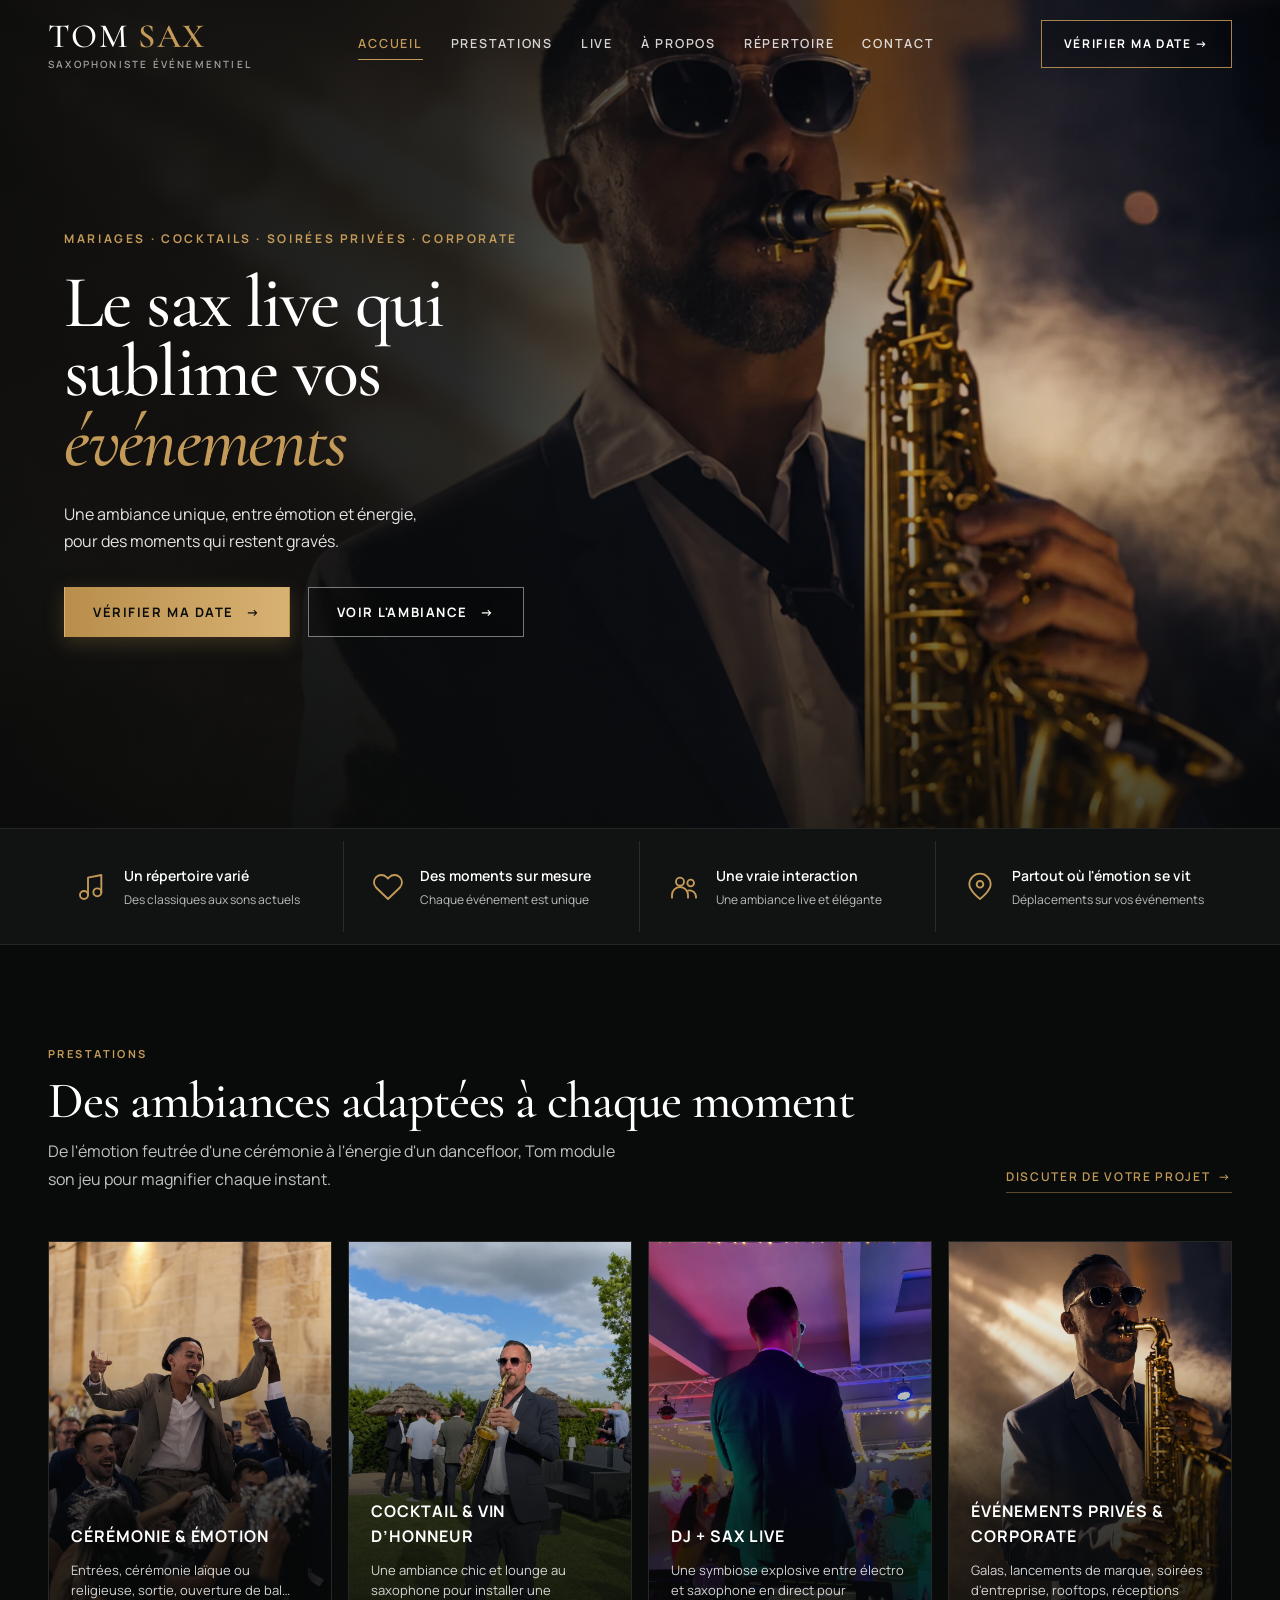
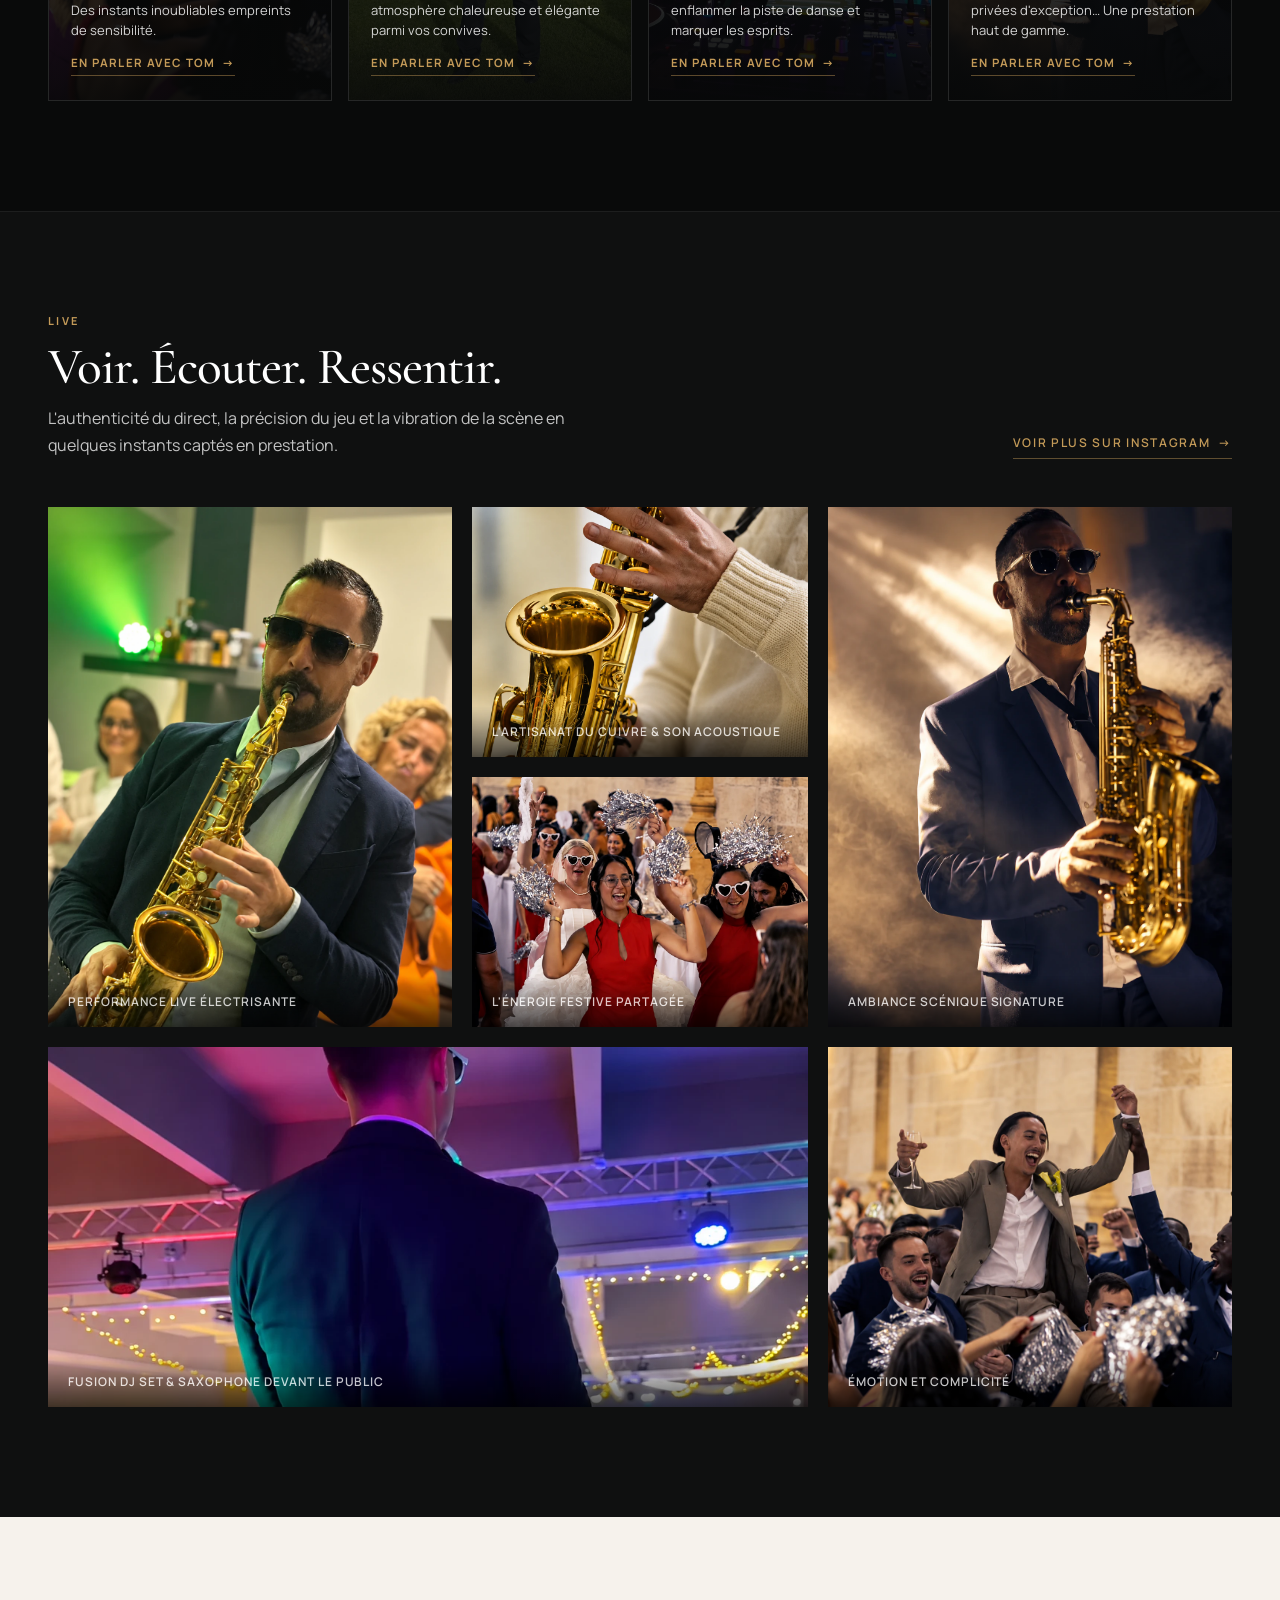
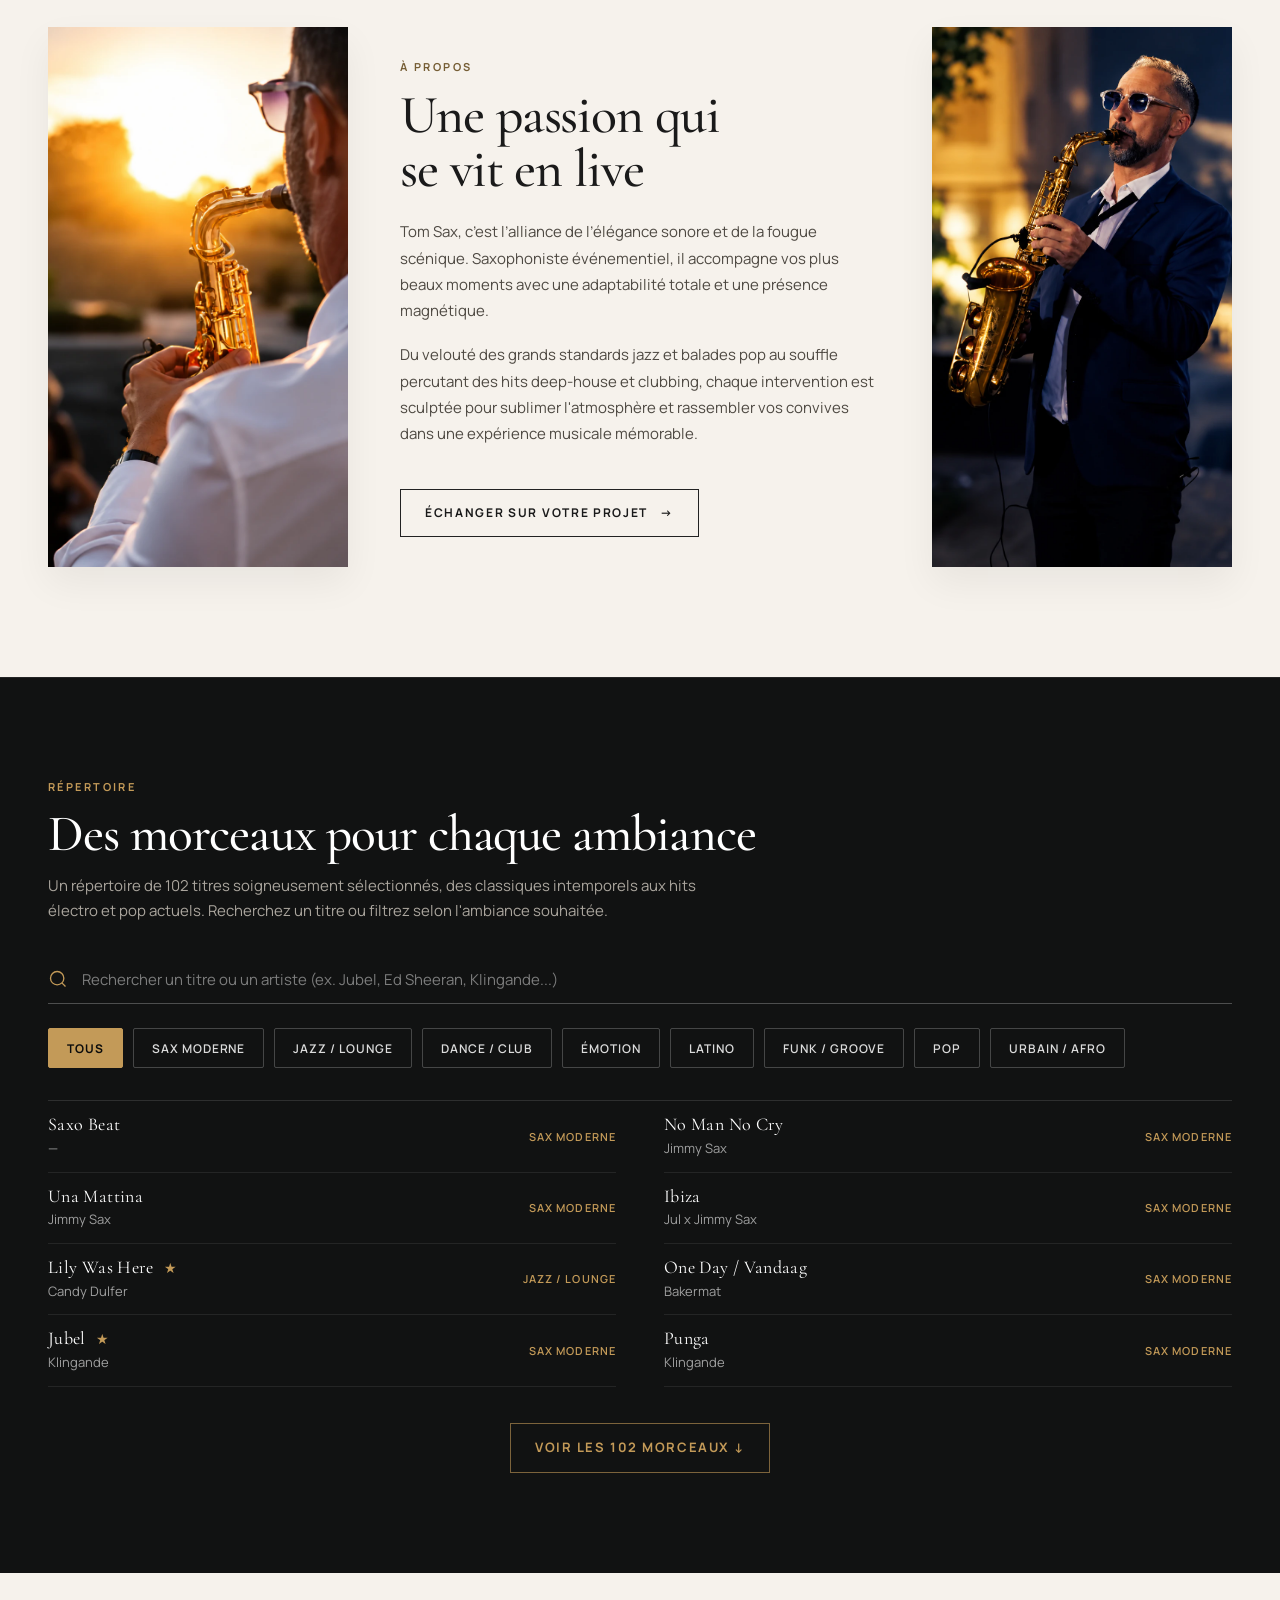
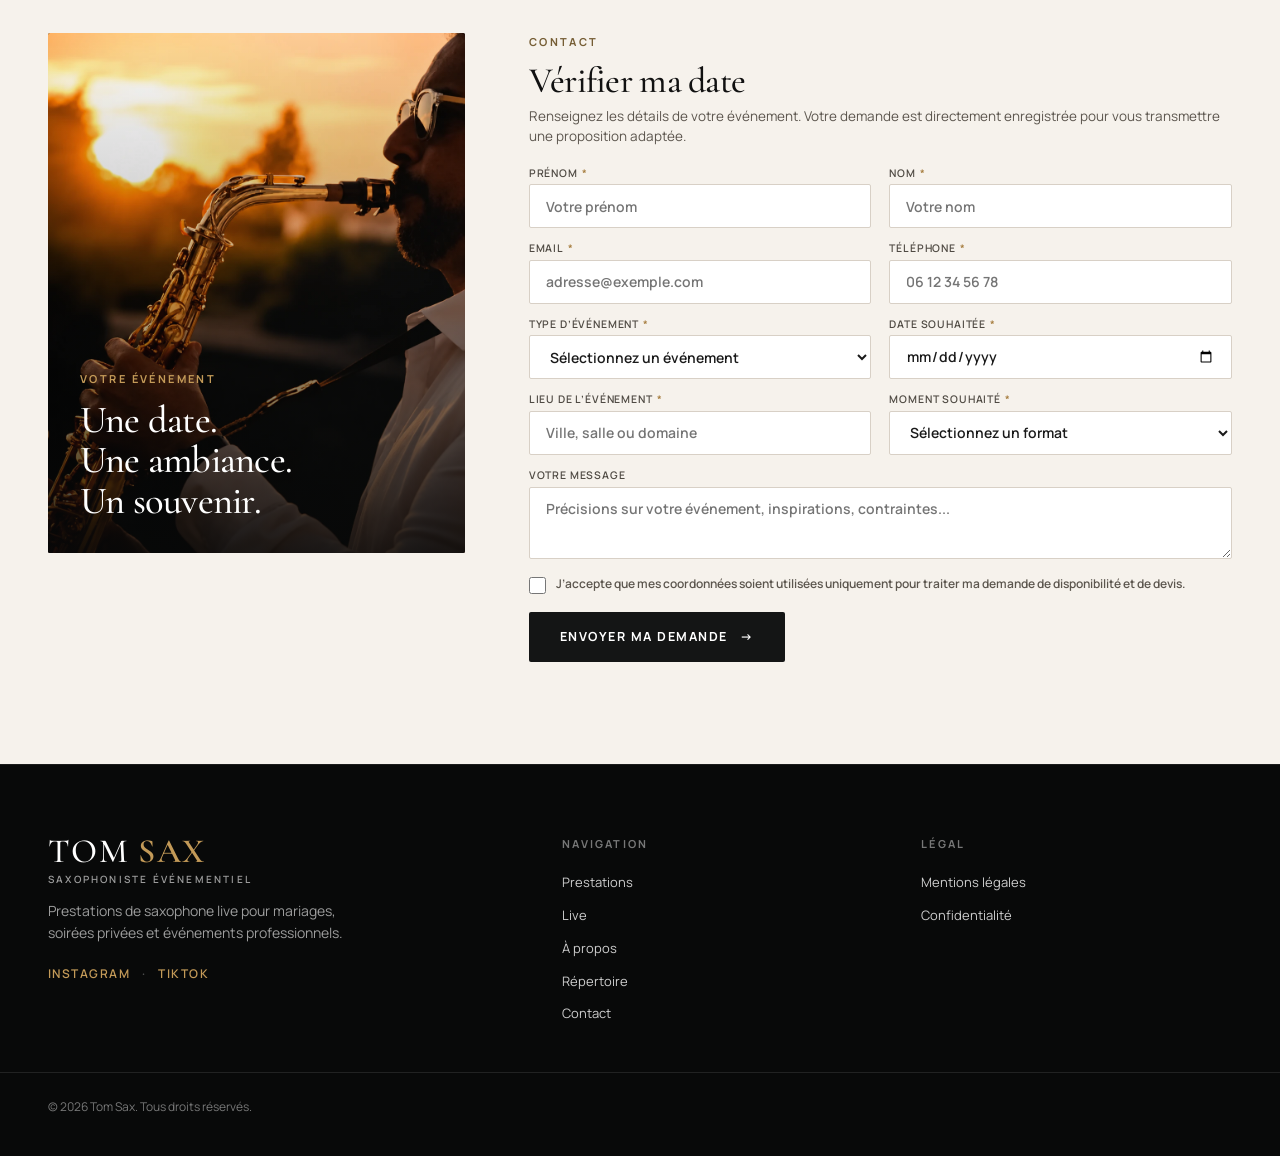
<file: index.html>
<!doctype html>
<html lang="fr">
<head>
  <meta charset="utf-8">
  <meta name="viewport" content="width=device-width, initial-scale=1">
  <title>Tom Sax — Saxophoniste Événementiel | Mariages, Cocktails & Soirées Privées</title>
  <meta name="description" content="Saxophoniste live d’exception pour vos mariages, cocktails, soirées privées et événements corporate. Prestations sur mesure.">
  <meta name="theme-color" content="#090a0a">
  <meta property="og:title" content="Tom Sax — Saxophoniste Événementiel">
  <meta property="og:description" content="Le sax live qui sublime vos événements : émotion, présence scénique et énergie festive.">
  <meta property="og:image" content="assets/images/webp/04-gold-smoke-portrait.webp">
  <meta property="og:type" content="website">

  <link rel="preconnect" href="https://fonts.googleapis.com">
  <link rel="preconnect" href="https://fonts.gstatic.com" crossorigin>
  <link href="https://fonts.googleapis.com/css2?family=Cormorant+Garamond:ital,wght@0,500;0,600;1,400;1,600&family=Manrope:wght@400;500;600;700&display=swap" rel="stylesheet">
  <link rel="stylesheet" href="css/reset.css">
  <link rel="stylesheet" href="css/variables.css">
  <link rel="stylesheet" href="css/style.css">
  <link rel="stylesheet" href="css/responsive.css">

  <script type="application/ld+json">
  {
    "@context": "https://schema.org",
    "@type": "MusicGroup",
    "name": "Tom Sax",
    "genre": ["Deep House", "Electro Sax", "Pop", "Jazz Lounge", "Variété"],
    "description": "Saxophoniste événementiel pour mariages, cocktails et soirées d'entreprise.",
    "sameAs": [
      "https://www.instagram.com/tomsaxoff/",
      "https://www.tiktok.com/@tomsaxoff"
    ]
  }
  </script>
</head>
<body>
  <a class="skip-link" href="#main">Aller au contenu</a>

  <!-- 1. Header -->
  <header class="site-header" id="top">
    <div class="header-container">
      <a class="brand" href="#top" aria-label="Tom Sax - Accueil">
        <span class="brand-line">TOM <b>SAX</b></span>
        <small>SAXOPHONISTE ÉVÉNEMENTIEL</small>
      </a>

      <nav class="desktop-nav" aria-label="Navigation principale">
        <a class="active" href="#top">Accueil</a>
        <a href="#prestations">Prestations</a>
        <a href="#live">Live</a>
        <a href="#apropos">À propos</a>
        <a href="#repertoire">Répertoire</a>
        <a href="#contact">Contact</a>
      </nav>

      <a class="header-cta" href="#contact">Vérifier ma date <span>→</span></a>

      <button class="menu-btn" type="button" aria-expanded="false" aria-controls="mobile-nav">Menu</button>
    </div>

    <nav class="mobile-nav" id="mobile-nav" aria-label="Navigation mobile">
      <a href="#top">Accueil</a>
      <a href="#prestations">Prestations</a>
      <a href="#live">Live</a>
      <a href="#apropos">À propos</a>
      <a href="#repertoire">Répertoire</a>
      <a href="#contact">Contact</a>
    </nav>
  </header>

  <main id="main">
    <!-- 2. Hero -->
    <section class="hero" aria-labelledby="hero-title">
      <img class="hero-image" src="assets/images/webp/04-gold-smoke-portrait.webp" alt="Tom Sax au saxophone sous une lumière dorée scénique" width="1600" height="1066" fetchpriority="high">
      <div class="hero-overlay"></div>

      <div class="hero-inner">
        <div class="hero-copy reveal">
          <p class="eyebrow">MARIAGES · COCKTAILS · SOIRÉES PRIVÉES · CORPORATE</p>
          <h1 id="hero-title">Le sax live qui<br>sublime vos<br><em>événements</em></h1>
          <p class="hero-lead">Une ambiance unique, entre émotion et énergie,<br>pour des moments qui restent gravés.</p>
          <div class="hero-actions">
            <a class="btn btn-gold" href="#contact">Vérifier ma date <span>→</span></a>
            <a class="btn btn-outline" href="#live">Voir l'ambiance <span>→</span></a>
          </div>
        </div>
      </div>
    </section>

    <!-- 3. Bandeau Avantages -->
    <section class="benefits-wrap" aria-label="Points forts">
      <div class="benefits container">
        <div class="benefit">
          <div class="benefit-icon"><svg viewBox="0 0 24 24" aria-hidden="true"><path d="M9 18V5l10-2v13"/><circle cx="6" cy="18" r="3"/><circle cx="16" cy="16" r="3"/></svg></div>
          <div class="benefit-text"><strong>Un répertoire varié</strong><span>Des classiques aux sons actuels</span></div>
        </div>
        <div class="benefit">
          <div class="benefit-icon"><svg viewBox="0 0 24 24" aria-hidden="true"><path d="M20.8 4.6a5.5 5.5 0 0 0-7.8 0L12 5.7l-1.1-1.1a5.5 5.5 0 0 0-7.8 7.8l1.1 1.1L12 21l7.8-7.5 1.1-1.1a5.5 5.5 0 0 0-.1-7.8z"/></svg></div>
          <div class="benefit-text"><strong>Des moments sur mesure</strong><span>Chaque événement est unique</span></div>
        </div>
        <div class="benefit">
          <div class="benefit-icon"><svg viewBox="0 0 24 24" aria-hidden="true"><circle cx="9" cy="8" r="3"/><circle cx="17" cy="9" r="2.5"/><path d="M3 20v-2a6 6 0 0 1 12 0v2M14 15a5 5 0 0 1 7 4v1"/></svg></div>
          <div class="benefit-text"><strong>Une vraie interaction</strong><span>Une ambiance live et élégante</span></div>
        </div>
        <div class="benefit">
          <div class="benefit-icon"><svg viewBox="0 0 24 24" aria-hidden="true"><path d="M20 10c0 5-8 11-8 11S4 15 4 10a8 8 0 1 1 16 0z"/><circle cx="12" cy="10" r="2.5"/></svg></div>
          <div class="benefit-text"><strong>Partout où l'émotion se vit</strong><span>Déplacements sur vos événements</span></div>
        </div>
      </div>
    </section>

    <!-- 4. Prestations -->
    <section class="services" id="prestations" aria-labelledby="prestations-title">
      <div class="container">
        <div class="section-top reveal">
          <div>
            <p class="section-label gold">PRESTATIONS</p>
            <h2 id="prestations-title">Des ambiances adaptées à chaque moment</h2>
            <p class="section-desc">De l'émotion feutrée d'une cérémonie à l'énergie d'un dancefloor, Tom module son jeu pour magnifier chaque instant.</p>
          </div>
          <a class="section-link" href="#contact">Discuter de votre projet <span>→</span></a>
        </div>

        <div class="service-grid">
          <article class="service-card reveal">
            <img src="assets/images/webp/02-wedding-groom.webp" alt="Ambiance raffinée de mariage avec marié et invités" loading="lazy" decoding="async">
            <div class="service-shade"></div>
            <div class="service-copy">
              <h3>Cérémonie & émotion</h3>
              <p>Entrées, cérémonie laïque ou religieuse, sortie, ouverture de bal… Des instants inoubliables empreints de sensibilité.</p>
              <a class="service-action" href="#contact" data-service="ceremonie">En parler avec Tom <span>→</span></a>
            </div>
          </article>

          <article class="service-card reveal">
            <img src="assets/images/webp/05-garden-cocktail.webp" alt="Tom Sax en prestation au cocktail dans un jardin ensoleillé" loading="lazy" decoding="async">
            <div class="service-shade"></div>
            <div class="service-copy">
              <h3>Cocktail & vin d’honneur</h3>
              <p>Une ambiance chic et lounge au saxophone pour installer une atmosphère chaleureuse et élégante parmi vos convives.</p>
              <a class="service-action" href="#contact" data-service="cocktail">En parler avec Tom <span>→</span></a>
            </div>
          </article>

          <article class="service-card reveal">
            <img src="assets/images/webp/07-dj-dancefloor.webp" alt="Tom Sax sur scène aux côtés du DJ face à la foule" loading="lazy" decoding="async">
            <div class="service-shade"></div>
            <div class="service-copy">
              <h3>DJ + Sax live</h3>
              <p>Une symbiose explosive entre électro et saxophone en direct pour enflammer la piste de danse et marquer les esprits.</p>
              <a class="service-action" href="#contact" data-service="djsax">En parler avec Tom <span>→</span></a>
            </div>
          </article>

          <article class="service-card reveal">
            <img src="assets/images/webp/10-gold-smoke-portrait-2.webp" alt="Tom Sax en performance live sous les lumières scéniques" loading="lazy" decoding="async">
            <div class="service-shade"></div>
            <div class="service-copy">
              <h3>Événements privés & corporate</h3>
              <p>Galas, lancements de marque, soirées d'entreprise, rooftops, réceptions privées d'exception… Une prestation haut de gamme.</p>
              <a class="service-action" href="#contact" data-service="corporate">En parler avec Tom <span>→</span></a>
            </div>
          </article>
        </div>
      </div>
    </section>

    <!-- 5. Live / Galerie -->
    <section class="live" id="live" aria-labelledby="live-title">
      <div class="container">
        <div class="section-top reveal">
          <div>
            <p class="section-label gold">LIVE</p>
            <h2 id="live-title">Voir. Écouter. Ressentir.</h2>
            <p class="section-desc">L'authenticité du direct, la précision du jeu et la vibration de la scène en quelques instants captés en prestation.</p>
          </div>
          <a class="section-link" href="https://www.instagram.com/tomsaxoff/" target="_blank" rel="noreferrer">Voir plus sur Instagram <span>→</span></a>
        </div>

        <div class="live-gallery">
          <!-- Col 1: tall card -->
          <figure class="gallery-item gallery-tall reveal">
            <img src="assets/images/webp/03-green-live.webp" alt="Tom Sax en performance live sous éclairage scénique émeraude" loading="lazy" decoding="async">
            <div class="gallery-caption">Performance live électrisante</div>
          </figure>

          <!-- Col 2: two stacked cards -->
          <div class="gallery-stack">
            <figure class="gallery-item gallery-medium reveal">
              <img src="assets/images/webp/06-sax-detail.webp" alt="Détail et orfèvrerie des clés du saxophone" loading="lazy" decoding="async">
              <div class="gallery-caption">L'artisanat du cuivre & son acoustique</div>
            </figure>
            <figure class="gallery-item gallery-medium reveal">
              <img src="assets/images/webp/09-wedding-dance.webp" alt="Danse et ambiance festive lors d'une soirée événementielle" loading="lazy" decoding="async">
              <div class="gallery-caption">L'énergie festive partagée</div>
            </figure>
          </div>

          <!-- Col 3: tall card -->
          <figure class="gallery-item gallery-tall reveal">
            <img src="assets/images/webp/10-gold-smoke-portrait-2.webp" alt="Tom Sax sur scène au milieu des volutes dorées" loading="lazy" decoding="async">
            <div class="gallery-caption">Ambiance scénique signature</div>
          </figure>

          <!-- Row 2: wide card + standard card -->
          <figure class="gallery-item gallery-wide reveal">
            <img src="assets/images/webp/07-dj-dancefloor.webp" alt="Tom Sax sur le dancefloor aux côtés de la régie DJ" loading="lazy" decoding="async">
            <div class="gallery-caption">Fusion DJ set & saxophone devant le public</div>
          </figure>

          <figure class="gallery-item gallery-standard reveal">
            <img src="assets/images/webp/02-wedding-groom.webp" alt="Célébration et élégance lors d'un mariage" loading="lazy" decoding="async">
            <div class="gallery-caption">Émotion et complicité</div>
          </figure>
        </div>
      </div>
    </section>

    <!-- 6. À Propos -->
    <section class="about" id="apropos" aria-labelledby="about-title">
      <div class="container about-grid">
        <figure class="about-photo reveal">
          <img src="assets/images/webp/01-sunset-back.webp" alt="Tom Sax contemplant le coucher de soleil avec son saxophone" loading="lazy" decoding="async">
        </figure>

        <div class="about-center reveal">
          <p class="section-label">À PROPOS</p>
          <h2 id="about-title">Une passion qui<br>se vit en live</h2>
          <div class="about-text">
            <p>Tom Sax, c’est l’alliance de l’élégance sonore et de la fougue scénique. Saxophoniste événementiel, il accompagne vos plus beaux moments avec une adaptabilité totale et une présence magnétique.</p>
            <p>Du velouté des grands standards jazz et balades pop au souffle percutant des hits deep-house et clubbing, chaque intervention est sculptée pour sublimer l'atmosphère et rassembler vos convives dans une expérience musicale mémorable.</p>
          </div>
          <a class="simple-btn" href="#contact">Échanger sur votre projet <span>→</span></a>
        </div>

        <figure class="about-photo reveal">
          <img src="assets/images/webp/08-night-portrait.webp" alt="Tom Sax en portrait nocturne intense sur scène" loading="lazy" decoding="async">
        </figure>
      </div>
    </section>

    <!-- 7. Répertoire -->
    <section class="repertoire" id="repertoire" aria-labelledby="repertoire-title">
      <div class="container">
        <div class="repertoire-header reveal">
          <p class="section-label gold">RÉPERTOIRE</p>
          <h2 id="repertoire-title">Des morceaux pour chaque ambiance</h2>
          <p class="repertoire-desc" id="repertoire-desc">Un répertoire soigneusement sélectionné, des classiques intemporels aux hits électro et pop actuels. Recherchez un titre ou filtrez selon l'ambiance souhaitée.</p>
        </div>

        <div class="music-ui reveal">
          <div class="music-search-wrap">
            <svg class="search-icon" viewBox="0 0 24 24" aria-hidden="true"><circle cx="11" cy="11" r="8"/><line x1="21" y1="21" x2="16.65" y2="16.65"/></svg>
            <input id="music-search" type="search" placeholder="Rechercher un titre ou un artiste (ex. Jubel, Ed Sheeran, Klingande...)" aria-label="Rechercher dans le répertoire">
          </div>
          <div id="music-filters" class="music-filters" role="group" aria-label="Filtrer le répertoire par style"></div>
          <div id="music-list" class="music-list" aria-live="polite"></div>
          <div class="music-actions">
            <button id="music-toggle" class="btn btn-outline-gold" type="button">Voir les morceaux ↓</button>
          </div>
        </div>
      </div>
    </section>

    <!-- 8. Vérifier ma date / Contact -->
    <section class="contact" id="contact" aria-labelledby="contact-title">
      <div class="container">
        <div class="contact-grid">
          <div class="contact-visual reveal">
            <img src="assets/images/webp/11-sunset-profile.webp" alt="Tom Sax silhouette profil au saxophone face au soleil couchant" loading="lazy" decoding="async">
            <div class="contact-visual-overlay"></div>
            <div class="contact-visual-copy">
              <p class="section-label gold">VOTRE ÉVÉNEMENT</p>
              <h2>Une date.<br>Une ambiance.<br>Un souvenir.</h2>
            </div>
          </div>

          <div class="contact-panel reveal">
            <div class="contact-panel-inner">
              <div class="contact-intro">
                <p class="section-label">CONTACT</p>
                <h2 id="contact-title">Vérifier ma date</h2>
                <p class="contact-desc">Renseignez les détails de votre événement. Votre demande est directement enregistrée pour vous transmettre une proposition adaptée.</p>
              </div>

              <form id="event-form" class="booking-form" novalidate>
                <div class="form-row">
                  <label><span class="label-text">Prénom <span class="req">*</span></span>
                    <input name="firstName" required autocomplete="given-name" placeholder="Votre prénom">
                  </label>
                  <label><span class="label-text">Nom <span class="req">*</span></span>
                    <input name="lastName" required autocomplete="family-name" placeholder="Votre nom">
                  </label>
                </div>

                <div class="form-row">
                  <label><span class="label-text">Email <span class="req">*</span></span>
                    <input name="email" type="email" required autocomplete="email" placeholder="adresse@exemple.com">
                  </label>
                  <label><span class="label-text">Téléphone <span class="req">*</span></span>
                    <input name="phone" type="tel" required autocomplete="tel" placeholder="06 12 34 56 78">
                  </label>
                </div>

                <div class="form-row">
                  <label><span class="label-text">Type d’événement <span class="req">*</span></span>
                    <select name="eventType" required>
                      <option value="">Sélectionnez un événement</option>
                      <option value="Mariage">Mariage</option>
                      <option value="Cocktail / Vin d'honneur">Cocktail / Vin d'honneur</option>
                      <option value="Soirée privée">Soirée privée</option>
                      <option value="Corporate / Entreprise">Corporate / Entreprise</option>
                      <option value="Anniversaire">Anniversaire</option>
                      <option value="Établissement / Rooftop">Établissement / Rooftop</option>
                      <option value="Autre">Autre</option>
                    </select>
                  </label>
                  <label><span class="label-text">Date souhaitée <span class="req">*</span></span>
                    <input name="eventDate" type="date" required>
                  </label>
                </div>

                <div class="form-row">
                  <label><span class="label-text">Lieu de l’événement <span class="req">*</span></span>
                    <input name="location" required placeholder="Ville, salle ou domaine">
                  </label>
                  <label><span class="label-text">Moment souhaité <span class="req">*</span></span>
                    <select name="moment" required>
                      <option value="">Sélectionnez un format</option>
                      <option value="Cérémonie uniquement">Cérémonie uniquement</option>
                      <option value="Cocktail & Vin d'honneur">Cocktail & Vin d'honneur</option>
                      <option value="Cocktail + Soirée dansante">Cocktail + Soirée dansante</option>
                      <option value="Soirée dansante / DJ + Sax live">Soirée dansante / DJ + Sax live</option>
                      <option value="Journée complète / Sur-mesure">Journée complète / Sur-mesure</option>
                    </select>
                  </label>
                </div>

                <label><span class="label-text">Votre message</span>
                  <textarea name="message" rows="3" placeholder="Précisions sur votre événement, inspirations, contraintes..."></textarea>
                </label>

                <label class="consent">
                  <input type="checkbox" name="consent" required>
                  <span>J’accepte que mes coordonnées soient utilisées uniquement pour traiter ma demande de disponibilité et de devis.</span>
                </label>

                <button class="btn btn-submit" type="submit">Envoyer ma demande <span>→</span></button>
                <p id="form-status" class="form-status" role="status" aria-live="polite"></p>
              </form>
            </div>
          </div>
        </div>
      </div>
    </section>
  </main>

  <!-- 9. Footer -->
  <footer class="footer">
    <div class="container footer-content">
      <div class="footer-brand-col">
        <a class="brand" href="#top" aria-label="Tom Sax">
          <span class="brand-line">TOM <b>SAX</b></span>
          <small>SAXOPHONISTE ÉVÉNEMENTIEL</small>
        </a>
        <p class="footer-tagline">Prestations de saxophone live pour mariages, soirées privées et événements professionnels.</p>
        <div class="footer-socials">
          <a href="https://www.instagram.com/tomsaxoff/" target="_blank" rel="noreferrer" aria-label="Instagram">Instagram</a>
          <span class="sep">·</span>
          <a href="https://www.tiktok.com/@tomsaxoff" target="_blank" rel="noreferrer" aria-label="TikTok">TikTok</a>
        </div>
      </div>

      <div class="footer-nav-col">
        <p class="footer-heading">Navigation</p>
        <nav class="footer-nav" aria-label="Navigation secondaire">
          <a href="#prestations">Prestations</a>
          <a href="#live">Live</a>
          <a href="#apropos">À propos</a>
          <a href="#repertoire">Répertoire</a>
          <a href="#contact">Contact</a>
        </nav>
      </div>

      <div class="footer-legal-col">
        <p class="footer-heading">Légal</p>
        <div class="footer-nav">
          <a href="legal/mentions-legales.html">Mentions légales</a>
          <a href="legal/confidentialite.html">Confidentialité</a>
        </div>
      </div>
    </div>
    <div class="container footer-bottom">
      <small>© 2026 Tom Sax. Tous droits réservés.</small>
    </div>
  </footer>

  <!-- Modale : Proposer un morceau -->
  <div class="modal-overlay" id="suggest-modal" role="dialog" aria-modal="true" aria-labelledby="modal-suggest-title" hidden>
    <div class="modal-card">
      <button class="modal-close" type="button" id="close-suggest-modal" aria-label="Fermer la boîte de dialogue">✕</button>

      <div class="modal-header">
        <p class="modal-label">RÉPERTOIRE</p>
        <h2 id="modal-suggest-title">Proposer un morceau</h2>
        <p class="modal-desc">Vous avez un morceau précis en tête ? Indiquez simplement le titre, l’artiste si vous le souhaitez, et éventuellement un lien. Tom vérifiera s’il peut l’intégrer à votre événement.</p>
      </div>

      <form id="suggest-form" class="modal-form" novalidate>
        <div class="modal-form-row">
          <label class="modal-field">
            <span class="modal-field-label">Morceau recherché <span class="req">*</span></span>
            <input name="requestedSong" id="suggest-song" required placeholder="Titre du morceau" autocomplete="off">
          </label>
          <label class="modal-field">
            <span class="modal-field-label">Artiste</span>
            <input name="requestedArtist" id="suggest-artist" placeholder="Artiste (facultatif)" autocomplete="off">
          </label>
        </div>

        <label class="modal-field modal-field-full">
          <span class="modal-field-label">Lien vers le morceau</span>
          <input name="requestedSongLink" id="suggest-link" type="url" placeholder="https://..." autocomplete="off">
          <span class="field-hint">Spotify, Apple Music, Deezer ou autre lien utile</span>
        </label>

        <div class="modal-actions">
          <button type="submit" id="suggest-submit-btn" class="btn btn-gold btn-modal-submit" disabled>Envoyer la demande <span>→</span></button>
          <p class="modal-subtext">Tom étudiera la faisabilité selon le style du morceau et le contexte de la prestation.</p>
        </div>

        <p id="suggest-status" class="form-status" role="status" aria-live="polite"></p>
      </form>
    </div>
  </div>

  <script src="js/data.js"></script>
  <script src="js/animations.js"></script>
  <script src="js/music.js"></script>
  <script src="js/form.js"></script>
  <script src="js/app.js"></script>
</body>
</html>
</file>
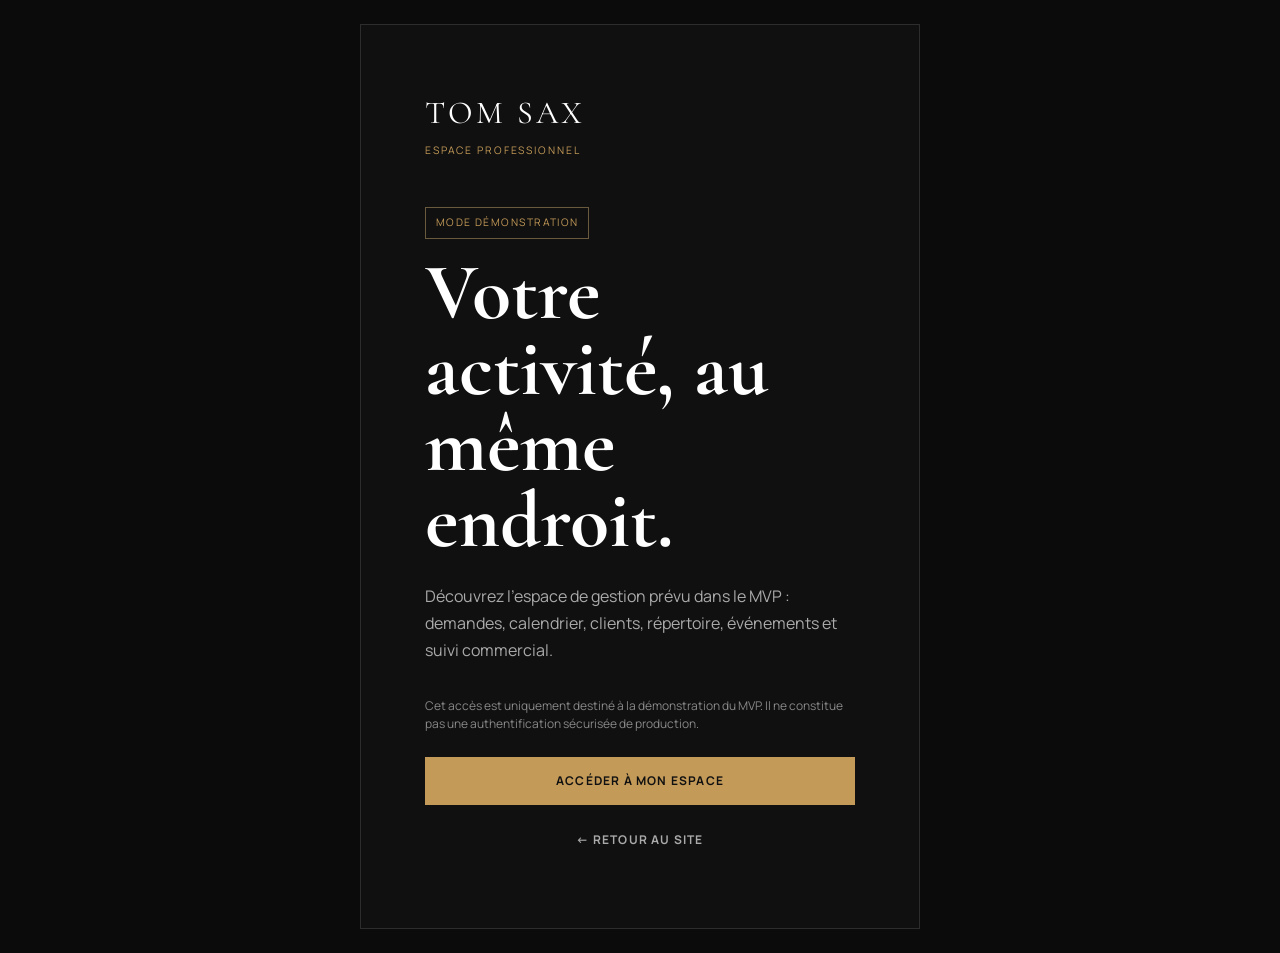
<file: admin/index.html>
<!DOCTYPE html><html lang="fr"><head><meta charset="UTF-8"><meta name="viewport" content="width=device-width, initial-scale=1.0"><title>Espace Tom | MVP</title><link rel="preconnect" href="https://fonts.googleapis.com"><link rel="preconnect" href="https://fonts.gstatic.com" crossorigin><link href="https://fonts.googleapis.com/css2?family=Cormorant+Garamond:wght@600&family=Manrope:wght@400;500;600;700&display=swap" rel="stylesheet"><link rel="stylesheet" href="../css/reset.css"><link rel="stylesheet" href="../css/variables.css"><link rel="stylesheet" href="../css/admin.css"></head><body><div id="admin-app"></div><script src="../js/data.js"></script><script src="../js/admin.js"></script></body></html>
</file>
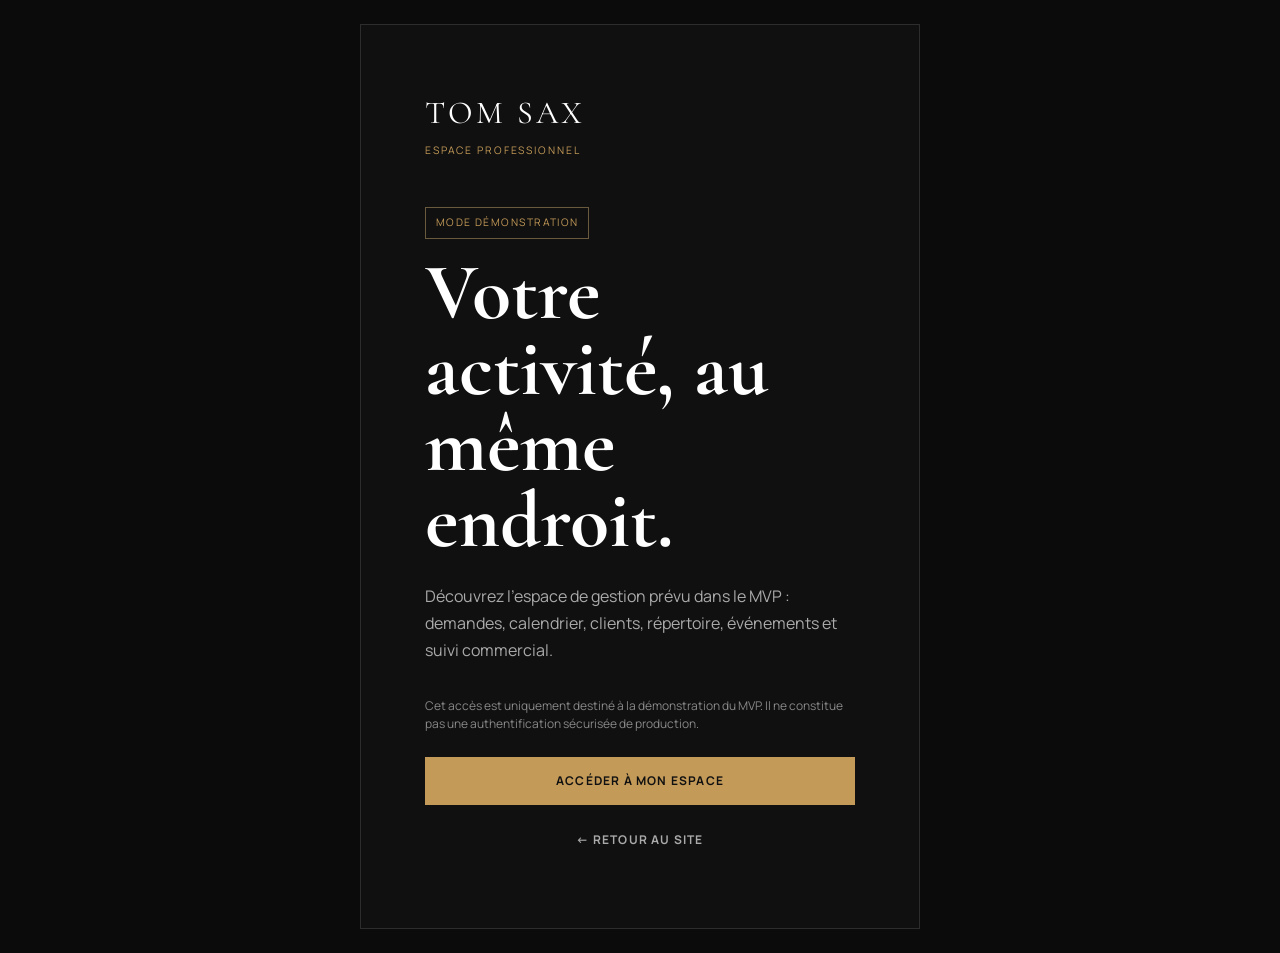
<file: admin/login.html>
<!DOCTYPE html>
<html lang="fr">
<head>
  <meta charset="UTF-8">
  <meta name="viewport" content="width=device-width, initial-scale=1.0">
  <title>Connexion démo | Tom Sax</title>
  <link rel="preconnect" href="https://fonts.googleapis.com">
  <link rel="preconnect" href="https://fonts.gstatic.com" crossorigin>
  <link href="https://fonts.googleapis.com/css2?family=Cormorant+Garamond:wght@600&family=Manrope:wght@400;600;700&display=swap" rel="stylesheet">
  <link rel="stylesheet" href="../css/reset.css">
  <link rel="stylesheet" href="../css/variables.css">
  <link rel="stylesheet" href="../css/admin.css">
</head>
<body class="admin-login-body">
  <main class="login-card">
    <a href="../index.html" class="login-brand">TOM SAX <span>Espace professionnel</span></a>
    <p class="demo-badge">MODE DÉMONSTRATION</p>
    <h1>Votre activité, au même endroit.</h1>
    <p>Découvrez l’espace de gestion prévu dans le MVP : demandes, calendrier, clients, répertoire, événements et suivi commercial.</p>
    <p class="demo-notice" style="font-size: 12px; color: #888; margin-bottom: 1.5rem; line-height: 1.5;">Cet accès est uniquement destiné à la démonstration du MVP. Il ne constitue pas une authentification sécurisée de production.</p>
    <button id="demo-login" class="admin-primary">Accéder à mon espace</button>
    <a href="../index.html" class="admin-secondary">← Retour au site</a>
  </main>
  <script>
    document.getElementById('demo-login').addEventListener('click', () => {
      localStorage.setItem('tomsax_demo_auth', '1');
      location.href = 'index.html';
    });
  </script>
</body>
</html>
</file>
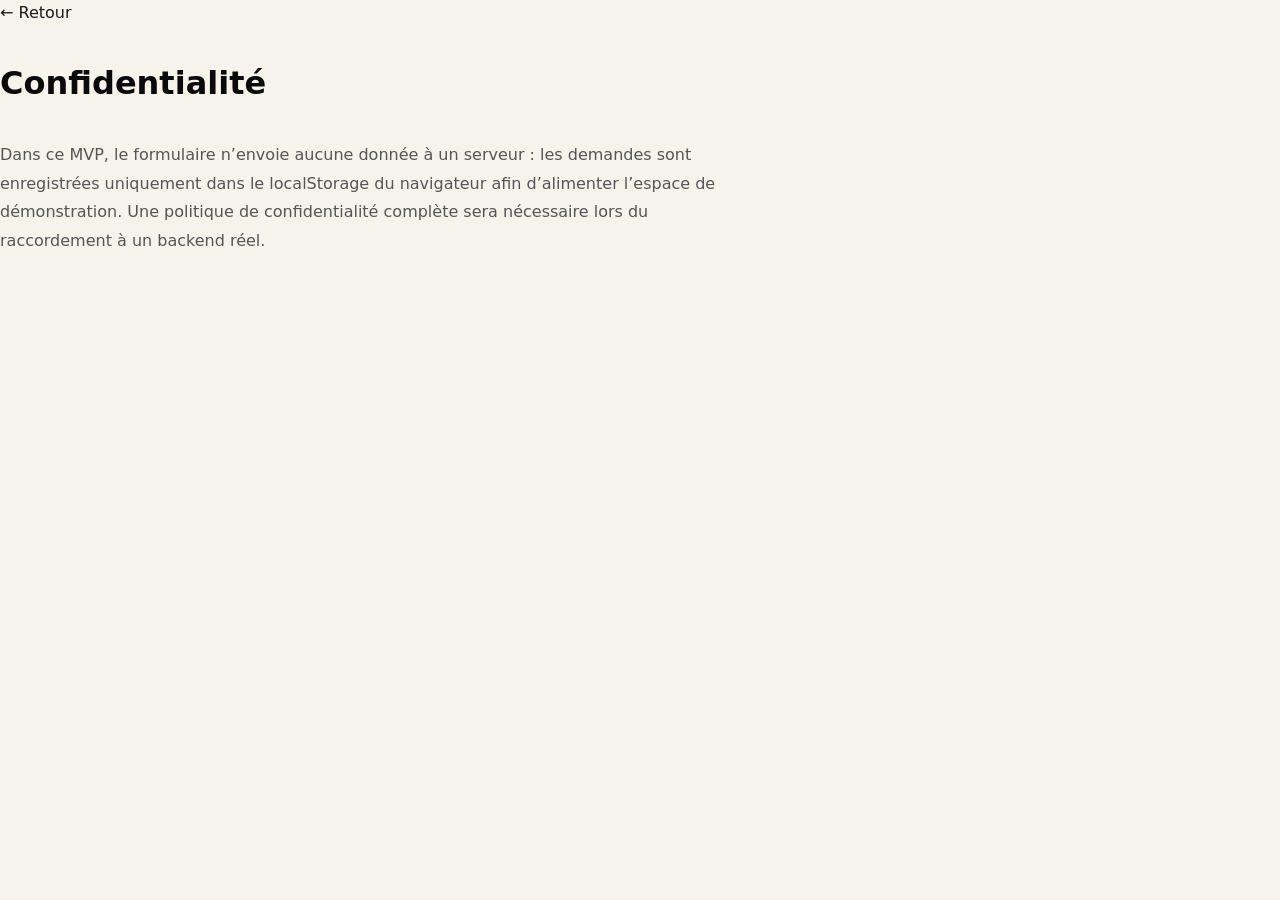
<file: legal/confidentialite.html>
<!DOCTYPE html><html lang="fr"><head><meta charset="UTF-8"><meta name="viewport" content="width=device-width, initial-scale=1.0"><title>Confidentialité | Tom Sax</title><link rel="stylesheet" href="../css/reset.css"><link rel="stylesheet" href="../css/variables.css"><link rel="stylesheet" href="../css/style.css"></head><body><main class="section-light" style="min-height:100vh;padding:8rem var(--pad)"><a href="../index.html" class="text-link">← Retour</a><h1 style="color:#0a0a0a;margin-top:2rem">Confidentialité</h1><p style="color:#555;max-width:720px;line-height:1.8;margin-top:2rem">Dans ce MVP, le formulaire n’envoie aucune donnée à un serveur : les demandes sont enregistrées uniquement dans le localStorage du navigateur afin d’alimenter l’espace de démonstration. Une politique de confidentialité complète sera nécessaire lors du raccordement à un backend réel.</p></main></body></html>
</file>
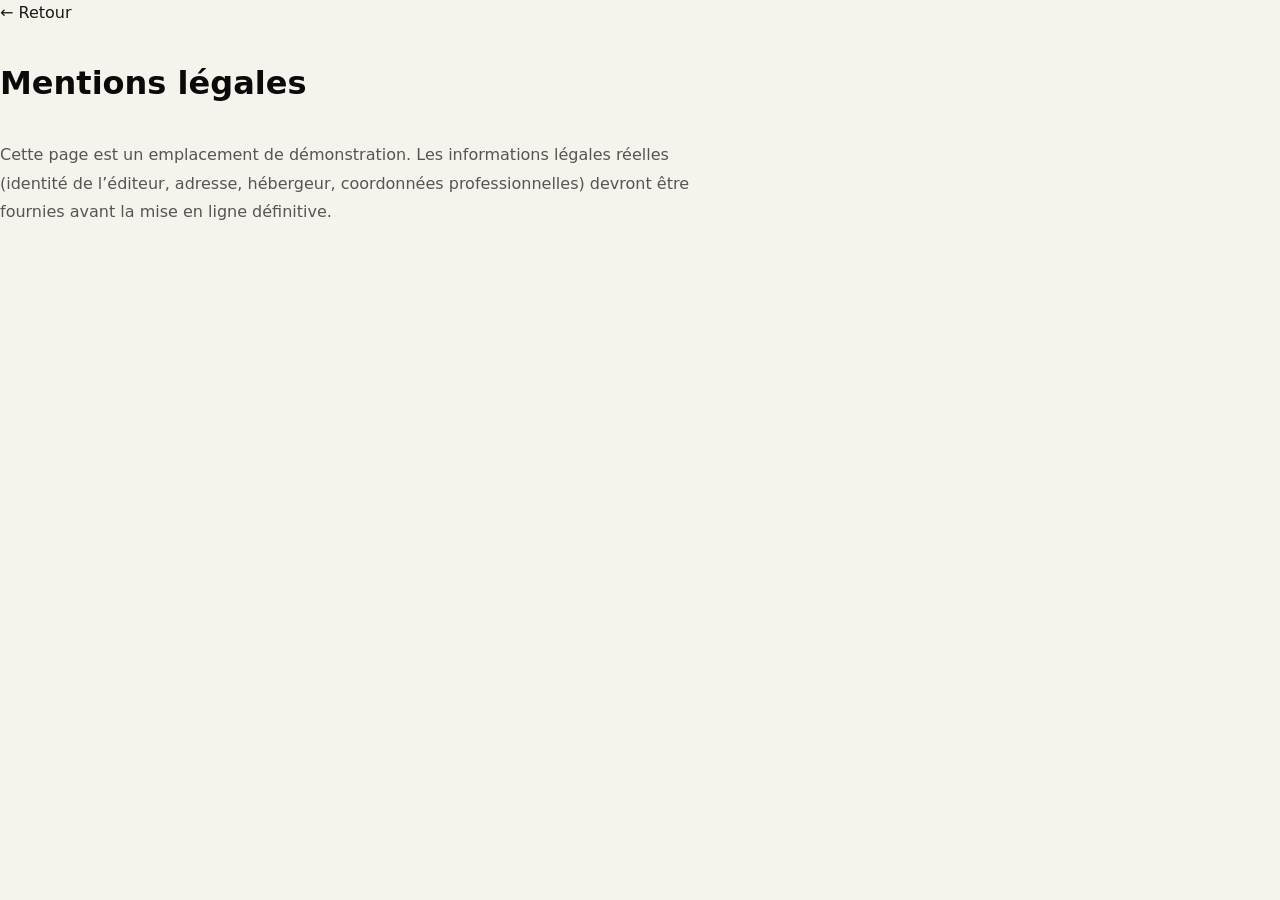
<file: legal/mentions-legales.html>
<!DOCTYPE html><html lang="fr"><head><meta charset="UTF-8"><meta name="viewport" content="width=device-width, initial-scale=1.0"><title>Mentions légales | Tom Sax</title><link rel="stylesheet" href="../css/reset.css"><link rel="stylesheet" href="../css/variables.css"><link rel="stylesheet" href="../css/style.css"></head><body><main class="section-light" style="min-height:100vh;padding:8rem var(--pad)"><a href="../index.html" class="text-link">← Retour</a><h1 style="color:#0a0a0a;margin-top:2rem">Mentions légales</h1><p style="color:#555;max-width:720px;line-height:1.8;margin-top:2rem">Cette page est un emplacement de démonstration. Les informations légales réelles (identité de l’éditeur, adresse, hébergeur, coordonnées professionnelles) devront être fournies avant la mise en ligne définitive.</p></main></body></html>
</file>
<file: css/variables.css>
:root {
  --ink: #090a0a;
  --ink-2: #101112;
  --ink-3: #161718;
  --paper: #f6f2ec;
  --paper-2: #ede7dc;
  --white: #ffffff;
  --gold: #c39a58;
  --gold-light: #d8b273;
  --gold-deep: #a67d3e;
  --muted: #757069;
  --line: rgba(255, 255, 255, 0.12);
  --line-dark: rgba(20, 20, 20, 0.12);
  --serif: 'Cormorant Garamond', Georgia, serif;
  --sans: 'Manrope', system-ui, -apple-system, BlinkMacSystemFont, 'Segoe UI', sans-serif;
  --container: 1440px;
}

@media (prefers-reduced-motion: reduce) {
  *, *::before, *::after {
    animation-duration: 0.01ms !important;
    animation-iteration-count: 1 !important;
    transition-duration: 0.01ms !important;
    scroll-behavior: auto !important;
  }
}
</file>
<file: css/style.css>
/* ==========================================================================
   TOM SAX — STYLES PRINCIPAUX (ARCHITECTURE ÉDITORIALE LUXE)
   ========================================================================== */

*, *::before, *::after {
  box-sizing: border-box;
  margin: 0;
  padding: 0;
}

html {
  scroll-behavior: smooth;
  font-size: 16px;
  -webkit-text-size-adjust: 100%;
}

body {
  font-family: var(--sans);
  background: var(--paper);
  color: #1a1a1a;
  font-size: 16px;
  line-height: 1.6;
  overflow-x: hidden;
  text-rendering: optimizeLegibility;
  -webkit-font-smoothing: antialiased;
}

img {
  display: block;
  width: 100%;
  height: 100%;
  object-fit: cover;
}

a {
  color: inherit;
  text-decoration: none;
  transition: color 0.25s ease, opacity 0.25s ease;
}

button, input, select, textarea {
  font: inherit;
}

.container {
  width: 100%;
  max-width: var(--container);
  margin-inline: auto;
  padding-inline: 64px;
}

/* Accessibilité : Skip link */
.skip-link {
  position: absolute;
  top: -120px;
  left: 24px;
  z-index: 1000;
  padding: 12px 24px;
  background: var(--ink);
  color: var(--gold);
  border: 1px solid var(--gold);
  font-family: var(--sans);
  font-size: 13px;
  font-weight: 700;
  letter-spacing: 0.1em;
  text-transform: uppercase;
  text-decoration: none;
  box-shadow: 0 8px 24px rgba(0, 0, 0, 0.5);
  transition: top 0.2s cubic-bezier(0.16, 1, 0.3, 1);
}

.skip-link:focus {
  top: 20px;
  outline: 2px solid var(--gold);
  outline-offset: 3px;
}

/* Typographies globales */
.section-label {
  font-size: 11px;
  font-weight: 700;
  letter-spacing: 0.22em;
  text-transform: uppercase;
  color: #755d34; /* Contraste 5.58:1 sur fond #f6f2ec (WCAG AA >= 4.5:1) */
  margin-bottom: 12px;
}

.section-label.gold {
  color: var(--gold);
}

.section-desc {
  font-size: 16px;
  line-height: 1.7;
  color: rgba(255, 255, 255, 0.75);
  max-width: 580px;
  margin-top: 10px;
}

.section-top {
  display: flex;
  align-items: flex-end;
  justify-content: space-between;
  gap: 32px;
  margin-bottom: 48px;
}

.section-top h2 {
  font-family: var(--serif);
  font-size: clamp(40px, 4vw, 56px);
  font-weight: 500;
  line-height: 1.05;
  letter-spacing: -0.02em;
}

.section-link {
  display: inline-flex;
  align-items: center;
  gap: 8px;
  font-size: 12px;
  font-weight: 600;
  letter-spacing: 0.14em;
  text-transform: uppercase;
  color: var(--gold);
  border-bottom: 1px solid rgba(195, 154, 88, 0.45);
  padding-bottom: 6px;
  white-space: nowrap;
}

.section-link:hover {
  color: #fff;
  border-bottom-color: #fff;
}

/* Boutons universels */
.btn {
  display: inline-flex;
  align-items: center;
  justify-content: center;
  gap: 12px;
  min-height: 50px;
  padding: 0 28px;
  font-size: 13px;
  font-weight: 700;
  letter-spacing: 0.12em;
  text-transform: uppercase;
  border: 1px solid transparent;
  cursor: pointer;
  transition: all 0.28s ease;
  white-space: nowrap;
}

.btn-gold {
  background: linear-gradient(90deg, #b98e4b 0%, #d8b273 100%);
  color: #0b0c0c;
  box-shadow: 0 6px 20px rgba(185, 142, 75, 0.25);
}

.btn-gold:hover {
  background: linear-gradient(90deg, #c79c57 0%, #e0be82 100%);
  transform: translateY(-2px);
  box-shadow: 0 8px 24px rgba(185, 142, 75, 0.35);
}

.btn-outline {
  border-color: rgba(255, 255, 255, 0.45);
  color: #fff;
  background: rgba(0, 0, 0, 0.25);
  backdrop-filter: blur(8px);
}

.btn-outline:hover {
  border-color: #fff;
  background: rgba(255, 255, 255, 0.12);
  transform: translateY(-2px);
}

.btn-outline-gold {
  border-color: rgba(195, 154, 88, 0.6);
  color: var(--gold);
  background: transparent;
}

.btn-outline-gold:hover {
  border-color: var(--gold);
  background: rgba(195, 154, 88, 0.1);
  color: #fff;
}

.simple-btn {
  display: inline-flex;
  align-items: center;
  gap: 12px;
  font-size: 12px;
  font-weight: 700;
  letter-spacing: 0.14em;
  text-transform: uppercase;
  color: #1a1a1a;
  border: 1px solid #222;
  padding: 13px 24px;
  margin-top: 24px;
  transition: all 0.25s ease;
}

.simple-btn:hover {
  background: #1a1a1a;
  color: #fff;
}

/* ==========================================================================
   1. HEADER & NAVIGATION
   ========================================================================== */

.site-header {
  position: fixed;
  top: 0;
  left: 0;
  right: 0;
  z-index: 90;
  height: 88px;
  color: #fff;
  display: flex;
  align-items: center;
  transition: transform 0.35s cubic-bezier(0.16, 1, 0.3, 1),
              background 0.3s ease,
              backdrop-filter 0.3s ease,
              -webkit-backdrop-filter 0.3s ease,
              border-bottom 0.3s ease,
              box-shadow 0.3s ease,
              height 0.3s ease;
  will-change: transform;
}

.site-header.scrolled {
  background: rgba(9, 10, 10, 0.92);
  backdrop-filter: blur(10px);
  -webkit-backdrop-filter: blur(10px);
  border-bottom: 1px solid rgba(255, 255, 255, 0.08);
  box-shadow: 0 4px 20px rgba(0, 0, 0, 0.35);
  height: 64px;
}

.site-header.header-hidden {
  transform: translateY(-100%);
}

#prestations,
#live,
#apropos,
#repertoire,
#contact {
  scroll-margin-top: 76px;
}

.header-container {
  width: 100%;
  max-width: var(--container);
  margin-inline: auto;
  padding-inline: 64px;
  display: flex;
  align-items: center;
  justify-content: space-between;
  gap: 32px;
}

.brand {
  display: inline-flex;
  flex-direction: column;
  line-height: 1;
}

.brand-line {
  font-family: var(--serif);
  font-size: 34px;
  font-weight: 500;
  letter-spacing: 0.04em;
}

.brand-line b {
  color: var(--gold);
  font-weight: 600;
}

.brand small {
  font-family: var(--sans);
  font-size: 10px;
  font-weight: 600;
  letter-spacing: 0.22em;
  text-transform: uppercase;
  color: rgba(255, 255, 255, 0.6);
  margin-top: 5px;
}

.desktop-nav {
  display: flex;
  align-items: center;
  gap: 36px;
}

.desktop-nav a {
  font-size: 12.5px;
  font-weight: 600;
  letter-spacing: 0.14em;
  text-transform: uppercase;
  color: rgba(255, 255, 255, 0.82);
  padding-block: 6px;
  position: relative;
}

.desktop-nav a:hover,
.desktop-nav a.active {
  color: var(--gold);
}

.desktop-nav a.active::after {
  content: "";
  position: absolute;
  bottom: 0;
  left: 0;
  right: 0;
  height: 1px;
  background: var(--gold);
}

.header-cta {
  border: 1px solid rgba(195, 154, 88, 0.85);
  padding: 13px 22px;
  font-size: 12px;
  font-weight: 700;
  letter-spacing: 0.14em;
  text-transform: uppercase;
  color: #fff;
  background: rgba(0, 0, 0, 0.2);
  white-space: nowrap;
  transition: all 0.25s ease;
}

.header-cta:hover {
  background: var(--gold);
  color: #0b0c0c;
}

.menu-btn, .mobile-nav {
  display: none;
}

/* ==========================================================================
   2. HERO SECTION
   ========================================================================== */

.hero {
  position: relative;
  height: clamp(740px, 92vh, 920px);
  min-height: 720px;
  background: var(--ink);
  color: #fff;
  overflow: hidden;
}

.hero-image {
  position: absolute;
  inset: 0;
  object-fit: cover;
  object-position: 70% 12%;
}

.hero-overlay {
  position: absolute;
  inset: 0;
  background:
    linear-gradient(90deg,
      rgba(9, 10, 10, 0.96) 0%,
      rgba(9, 10, 10, 0.88) 36%,
      rgba(9, 10, 10, 0.55) 58%,
      rgba(9, 10, 10, 0.15) 82%,
      rgba(9, 10, 10, 0.35) 100%
    ),
    linear-gradient(0deg, rgba(9, 10, 10, 0.7) 0%, transparent 45%);
}

.hero-inner {
  position: relative;
  z-index: 2;
  height: 100%;
  max-width: var(--container);
  margin-inline: auto;
  padding-inline: 64px;
  display: flex;
  align-items: center;
  justify-content: space-between;
}

.hero-copy {
  width: min(58%, 700px);
  padding-top: 40px;
}

.eyebrow {
  font-size: 12px;
  font-weight: 700;
  letter-spacing: 0.22em;
  text-transform: uppercase;
  color: var(--gold);
  margin-bottom: 20px;
  line-height: 1.4;
  word-wrap: break-word;
}

.hero h1 {
  font-family: var(--serif);
  font-size: clamp(66px, 5.8vw, 86px);
  font-weight: 500;
  line-height: 0.94;
  letter-spacing: -0.025em;
}

.hero h1 em {
  font-style: italic;
  font-weight: 500;
  color: var(--gold);
}

.hero-lead {
  font-size: 16px;
  line-height: 1.7;
  color: rgba(255, 255, 255, 0.88);
  margin-top: 24px;
  max-width: 520px;
}

.hero-actions {
  display: flex;
  gap: 18px;
  margin-top: 32px;
}

.play {
  display: inline-flex;
  align-items: center;
  justify-content: center;
  width: 22px;
  height: 22px;
  border-radius: 50%;
  border: 1px solid rgba(255, 255, 255, 0.6);
  font-size: 10px;
  padding-left: 2px;
}


/* ==========================================================================
   3. BANDEAU DES 4 AVANTAGES
   ========================================================================== */

.benefits-wrap {
  background: #111212;
  color: #fff;
  border-top: 1px solid rgba(255, 255, 255, 0.08);
  border-bottom: 1px solid rgba(255, 255, 255, 0.08);
}

.benefits {
  min-height: 115px;
  display: grid;
  grid-template-columns: repeat(4, 1fr);
  align-items: center;
}

.benefit {
  display: flex;
  align-items: center;
  gap: 16px;
  padding: 24px 28px;
  border-right: 1px solid rgba(255, 255, 255, 0.1);
}

.benefit:last-child {
  border-right: 0;
}

.benefit-icon {
  color: var(--gold);
  display: flex;
  align-items: center;
  justify-content: center;
  flex-shrink: 0;
}

.benefit-icon svg {
  width: 32px;
  height: 32px;
  fill: none;
  stroke: currentColor;
  stroke-width: 1.4;
  stroke-linecap: round;
  stroke-linejoin: round;
}

.benefit-text strong {
  display: block;
  font-size: 14px;
  font-weight: 600;
  color: #fff;
  margin-bottom: 4px;
}

.benefit-text span {
  display: block;
  font-size: 12px;
  color: rgba(255, 255, 255, 0.72);
  line-height: 1.45;
}

/* ==========================================================================
   4. PRESTATIONS
   ========================================================================== */

.services {
  background: #090a0a;
  color: #fff;
  padding: 100px 0 110px;
}

.service-grid {
  display: grid;
  grid-template-columns: repeat(4, 1fr);
  gap: 24px;
}

.service-card {
  position: relative;
  height: 460px;
  overflow: hidden;
  background: #141515;
  border: 1px solid rgba(255, 255, 255, 0.08);
}

.service-card img {
  object-position: center 32%;
  transition: transform 0.55s ease;
}

.service-card:hover img {
  transform: scale(1.02);
}

.service-shade {
  position: absolute;
  inset: 0;
  background: linear-gradient(0deg,
    rgba(7, 8, 8, 0.96) 0%,
    rgba(7, 8, 8, 0.78) 42%,
    rgba(7, 8, 8, 0.15) 72%,
    transparent 100%
  );
}

.service-copy {
  position: absolute;
  z-index: 2;
  left: 22px;
  right: 22px;
  bottom: 24px;
}

.service-copy h3 {
  font-size: 16px;
  font-weight: 700;
  letter-spacing: 0.06em;
  text-transform: uppercase;
  color: #fff;
  margin-bottom: 10px;
}

.service-copy p {
  font-size: 13px;
  line-height: 1.55;
  color: rgba(255, 255, 255, 0.82);
}

.service-action {
  display: inline-flex;
  align-items: center;
  gap: 6px;
  margin-top: 14px;
  font-size: 11.5px;
  font-weight: 700;
  letter-spacing: 0.12em;
  text-transform: uppercase;
  color: var(--gold);
  border-bottom: 1px solid rgba(195, 154, 88, 0.45);
  padding-bottom: 2px;
  transition: all 0.25s ease;
}

.service-action:hover {
  color: #fff;
  border-bottom-color: #fff;
  gap: 9px;
}

/* ==========================================================================
   5. LIVE / GALERIE ÉDITORIALE
   ========================================================================== */

.live {
  background: #0f1010;
  color: #fff;
  padding: 100px 0 110px;
  border-top: 1px solid rgba(255, 255, 255, 0.06);
}

.live-gallery {
  display: grid;
  grid-template-columns: 1.2fr 1fr 1.2fr;
  gap: 20px;
}

.gallery-item {
  position: relative;
  overflow: hidden;
  background: #141515;
}

.gallery-item img {
  display: block;
  width: 100%;
  height: 100%;
  object-fit: cover;
  object-position: center 25%;
  transition: transform 0.5s ease;
}

.gallery-item:hover img {
  transform: scale(1.02);
}

.gallery-caption {
  position: absolute;
  left: 0;
  right: 0;
  bottom: 0;
  padding: 16px 20px;
  font-size: 12px;
  font-weight: 600;
  letter-spacing: 0.08em;
  text-transform: uppercase;
  color: rgba(255, 255, 255, 0.9);
  background: linear-gradient(0deg, rgba(0, 0, 0, 0.8) 0%, transparent 100%);
  opacity: 0.85;
}

.gallery-tall {
  height: 520px;
}

.gallery-stack {
  display: flex;
  flex-direction: column;
  gap: 20px;
  height: 520px;
}

.gallery-medium {
  height: 250px;
}

.gallery-wide {
  grid-column: 1 / 3;
  height: 360px;
}

.gallery-standard {
  grid-column: 3 / 4;
  height: 360px;
}

/* ==========================================================================
   6. À PROPOS (FOND IVOIRE)
   ========================================================================== */

.about {
  background: var(--paper);
  color: #1a1a1a;
  padding: 110px 0;
}

.about-grid {
  display: grid;
  grid-template-columns: 340px 1fr 340px;
  gap: 48px;
  align-items: center;
}

.about-photo {
  height: 540px;
  overflow: hidden;
  box-shadow: 0 16px 36px rgba(0, 0, 0, 0.06);
}

.about-photo img {
  object-position: center 30%;
}

.about-center {
  padding: 0 16px;
}

.about-center h2 {
  font-family: var(--serif);
  font-size: clamp(44px, 4.2vw, 58px);
  font-weight: 500;
  line-height: 1;
  letter-spacing: -0.02em;
  margin-bottom: 24px;
}

.about-text p {
  font-size: 15px;
  line-height: 1.75;
  color: #4e4942;
  margin-bottom: 18px;
}

.about-quote-box {
  margin-top: 36px;
  padding-top: 24px;
  border-top: 1px solid rgba(0, 0, 0, 0.12);
}

.about-quote-box p {
  font-family: var(--serif);
  font-style: italic;
  font-size: 18px;
  line-height: 1.5;
  color: #2c2926;
}

.about-quote-box cite {
  display: block;
  font-family: var(--sans);
  font-style: normal;
  font-size: 12px;
  font-weight: 600;
  letter-spacing: 0.14em;
  text-transform: uppercase;
  color: var(--gold-deep);
  margin-top: 8px;
}

/* ==========================================================================
   7. RÉPERTOIRE
   ========================================================================== */

/* ==========================================================================
   7. RÉPERTOIRE
   ========================================================================== */

.repertoire {
  background: #111212;
  color: #fff;
  padding: 100px 0;
  border-top: 1px solid rgba(255, 255, 255, 0.08);
}

.repertoire-header {
  margin-bottom: 32px;
}

.repertoire-header h2 {
  font-family: var(--serif);
  font-size: clamp(38px, 4vw, 52px);
  font-weight: 500;
  line-height: 1.05;
  letter-spacing: -0.02em;
  margin: 6px 0 12px;
}

.repertoire-desc {
  font-size: 15px;
  line-height: 1.65;
  color: #aaa59d;
  max-width: 660px;
}

.music-ui {
  display: flex;
  flex-direction: column;
  width: 100%;
}

.music-search-wrap {
  position: relative;
  display: flex;
  align-items: center;
  border-bottom: 1.5px solid rgba(255, 255, 255, 0.25);
  margin-bottom: 24px;
  width: 100%;
}

.search-icon {
  width: 20px;
  height: 20px;
  stroke: var(--gold);
  fill: none;
  stroke-width: 1.6;
  margin-right: 14px;
  flex-shrink: 0;
}

.music-search-wrap input {
  width: 100%;
  height: 48px;
  background: transparent;
  border: none;
  outline: none;
  color: #fff;
  font-size: 15px;
}

.music-search-wrap input::placeholder {
  color: rgba(255, 255, 255, 0.45);
}

.music-filters {
  display: flex;
  gap: 10px;
  flex-wrap: wrap;
  margin-bottom: 32px;
}

.filter-btn {
  border: 1px solid rgba(255, 255, 255, 0.22);
  color: rgba(255, 255, 255, 0.85);
  background: transparent;
  padding: 0 18px;
  height: 40px;
  min-height: 40px;
  display: inline-flex;
  align-items: center;
  justify-content: center;
  font-size: 12px;
  font-weight: 600;
  text-transform: uppercase;
  letter-spacing: 0.08em;
  cursor: pointer;
  transition: all 0.2s ease;
  border-radius: 2px;
}

.filter-btn:hover {
  border-color: rgba(255, 255, 255, 0.5);
  color: #fff;
}

.filter-btn.active {
  background: var(--gold);
  border-color: var(--gold);
  color: #0b0c0c;
  font-weight: 700;
}

.music-empty-state {
  padding: 44px 24px;
  background: rgba(255, 255, 255, 0.03);
  border: 1px solid rgba(255, 255, 255, 0.08);
  margin-block: 20px;
  text-align: center;
  width: 100%;
  grid-column: 1 / -1;
}

.music-empty-title {
  font-family: var(--serif);
  font-size: 26px;
  color: #fff;
  margin-bottom: 8px;
}

.music-empty-desc {
  font-size: 15px;
  color: rgba(255, 255, 255, 0.7);
  margin-bottom: 24px;
  max-width: 480px;
  margin-inline: auto;
  line-height: 1.6;
}

.music-suggest-btn {
  margin-inline: auto;
}

.music-empty-simple {
  padding: 32px 0;
  color: rgba(255, 255, 255, 0.5);
  font-size: 15px;
  grid-column: 1 / -1;
}

.music-list {
  display: grid;
  grid-template-columns: repeat(2, 1fr);
  gap: 0 48px;
  border-top: 1px solid rgba(255, 255, 255, 0.12);
  width: 100%;
}

.music-row {
  display: grid;
  grid-template-columns: 1fr auto;
  align-items: center;
  gap: 16px;
  padding: 13px 0;
  border-bottom: 1px solid rgba(255, 255, 255, 0.08);
  min-height: 50px;
}

.music-title {
  font-family: var(--serif);
  font-size: 18px;
  color: #fff;
  letter-spacing: 0.02em;
  line-height: 1.2;
}

.music-title span {
  color: var(--gold);
  font-size: 14px;
  margin-left: 6px;
}

.music-artist {
  font-size: 13px;
  color: rgba(255, 255, 255, 0.6);
  margin-top: 2px;
}

.music-category {
  font-size: 11px;
  font-weight: 600;
  letter-spacing: 0.1em;
  text-transform: uppercase;
  color: var(--gold);
  text-align: right;
  white-space: nowrap;
}

.music-actions {
  display: flex;
  justify-content: center;
  margin-top: 36px;
}

#music-toggle {
  max-width: 100%;
  white-space: normal;
  text-align: center;
  line-height: 1.3;
  padding: 12px 24px;
}

/* ==========================================================================
   8. CONTACT (Composition éditoriale contenue)
   ========================================================================== */

.contact {
  background: var(--paper);
  padding: 60px 0 70px;
}

.contact-grid {
  display: grid;
  grid-template-columns: minmax(320px, 0.8fr) minmax(0, 1.35fr);
  gap: clamp(48px, 5vw, 80px);
  align-items: start;
}

.contact-visual {
  position: relative;
  top: 0;
  height: 520px;
  max-height: none;
  border-radius: 2px;
  overflow: hidden;
  background: #111;
  min-width: 0;
}

.contact-visual img {
  position: absolute;
  inset: 0;
  width: 100%;
  height: 100%;
  object-fit: cover;
  object-position: center 25%;
}

.contact-visual-overlay {
  position: absolute;
  inset: 0;
  background: linear-gradient(0deg, rgba(8, 9, 9, 0.85) 0%, rgba(8, 9, 9, 0.25) 50%, transparent 100%);
}

.contact-visual-copy {
  position: absolute;
  left: 32px;
  right: 32px;
  bottom: 32px;
  color: #fff;
  z-index: 2;
}

.contact-visual-copy h2 {
  font-family: var(--serif);
  font-size: clamp(32px, 3vw, 42px);
  font-weight: 500;
  line-height: 1.05;
  letter-spacing: -0.02em;
}

.contact-panel {
  min-width: 0;
  width: 100%;
  padding: 0;
}

.contact-panel-inner {
  width: 100%;
  max-width: 760px;
  min-width: 0;
}

.contact-intro h2 {
  font-family: var(--serif);
  font-size: clamp(32px, 2.8vw, 40px);
  font-weight: 500;
  line-height: 1.05;
  letter-spacing: -0.02em;
  margin-bottom: 6px;
  color: #111;
}

.contact-desc {
  font-size: 13.5px;
  line-height: 1.5;
  color: #5c564e;
  margin-bottom: 20px;
}

.booking-form {
  display: flex;
  flex-direction: column;
  gap: 14px;
  min-width: 0;
}

.form-row {
  display: grid;
  grid-template-columns: repeat(2, minmax(0, 1fr));
  column-gap: 18px;
  row-gap: 14px;
}

.booking-form label {
  display: flex;
  flex-direction: column;
  gap: 5px;
  font-size: 10.5px;
  font-weight: 600;
  letter-spacing: 0.08em;
  text-transform: uppercase;
  color: #4f4a43;
  min-width: 0;
}

.booking-form .label-text {
  display: inline-flex;
  align-items: center;
  gap: 4px;
  line-height: 1.2;
}

.booking-form input:not([type="checkbox"]),
.booking-form select {
  width: 100%;
  height: 44px;
  background: #ffffff;
  border: 1px solid #d8d0c6;
  border-radius: 2px;
  padding: 0 16px;
  font-size: 14px;
  color: #1a1a1a;
  outline: none;
  transition: border-color 0.2s ease, box-shadow 0.2s ease;
  box-sizing: border-box;
}

.booking-form textarea {
  width: 100%;
  min-height: 72px;
  height: 72px;
  background: #ffffff;
  border: 1px solid #d8d0c6;
  border-radius: 2px;
  padding: 10px 16px;
  font-size: 14px;
  color: #1a1a1a;
  outline: none;
  resize: vertical;
  transition: border-color 0.2s ease, box-shadow 0.2s ease;
  box-sizing: border-box;
}

.booking-form input:focus,
.booking-form select:focus,
.booking-form textarea:focus {
  border-color: var(--gold-deep);
  box-shadow: 0 0 0 2px rgba(166, 125, 62, 0.15);
}

.req {
  color: var(--gold-deep);
}

.consent {
  display: flex !important;
  flex-direction: row !important;
  align-items: flex-start !important;
  gap: 10px !important;
  font-size: 12px !important;
  line-height: 1.45 !important;
  text-transform: none !important;
  letter-spacing: 0 !important;
  color: #5c564e !important;
  cursor: pointer;
  margin-top: 2px;
}

.consent input[type="checkbox"] {
  width: 17px !important;
  height: 17px !important;
  min-width: 17px !important;
  flex-shrink: 0 !important;
  margin-top: 2px !important;
  cursor: pointer;
  accent-color: var(--gold-deep);
}

.booking-form .btn-submit {
  background: #141515;
  color: #fff;
  height: 48px;
  width: auto;
  align-self: flex-start;
  padding: 0 30px;
  margin-top: 4px;
  font-size: 12.5px;
  letter-spacing: 0.12em;
  text-transform: uppercase;
  font-weight: 700;
  border-radius: 2px;
  transition: all 0.25s ease;
}

.booking-form .btn-submit:hover {
  background: var(--gold-deep);
  color: #fff;
  transform: translateY(-2px);
  box-shadow: 0 6px 20px rgba(166, 125, 62, 0.25);
}

.form-status {
  font-size: 13px;
  font-weight: 600;
  color: #246c50;
  min-height: 18px;
}

/* ==========================================================================
   9. FOOTER
   ========================================================================== */

.footer {
  background: #080909;
  color: #fff;
  padding: 70px 0 40px;
  border-top: 1px solid rgba(255, 255, 255, 0.08);
}

.footer-content {
  display: grid;
  grid-template-columns: 1.5fr 1fr 1fr;
  gap: 48px;
  padding-bottom: 48px;
  border-bottom: 1px solid rgba(255, 255, 255, 0.1);
}

.footer-brand-col .brand {
  margin-bottom: 16px;
}

.footer-tagline {
  font-size: 14px;
  line-height: 1.6;
  color: rgba(255, 255, 255, 0.6);
  max-width: 320px;
  margin-bottom: 20px;
}

.footer-socials {
  display: flex;
  align-items: center;
  gap: 12px;
  font-size: 12px;
  font-weight: 600;
  letter-spacing: 0.12em;
  text-transform: uppercase;
  color: var(--gold);
}

.footer-socials .sep {
  color: rgba(255, 255, 255, 0.3);
}

.footer-heading {
  font-size: 11px;
  font-weight: 700;
  letter-spacing: 0.2em;
  text-transform: uppercase;
  color: rgba(255, 255, 255, 0.45);
  margin-bottom: 20px;
}

.footer-nav {
  display: flex;
  flex-direction: column;
  gap: 12px;
}

.footer-nav a {
  font-size: 13px;
  color: rgba(255, 255, 255, 0.8);
}

.footer-nav a:hover {
  color: var(--gold);
}


.footer-bottom {
  padding-top: 24px;
  display: flex;
  justify-content: space-between;
  align-items: center;
}

.footer-bottom small {
  font-size: 12px;
  color: rgba(255, 255, 255, 0.45);
}

/* Animations de reveal sécurisées (visibles par défaut, sublimées au scroll) */
.reveal {
  opacity: 1;
  transform: none;
  transition: opacity 0.55s ease, transform 0.55s ease;
}

body.js-animate .reveal:not(.visible) {
  opacity: 0;
  transform: translateY(16px);
}

body.js-animate .reveal.visible {
  opacity: 1;
  transform: none;
}

/* ==========================================================================
   10. MODALE : PROPOSER UN MORCEAU (Élégance, Sobriété & Fluidité)
   ========================================================================== */

.modal-overlay {
  position: fixed;
  inset: 0;
  z-index: 2000;
  background: rgba(5, 6, 7, 0.86);
  backdrop-filter: blur(10px);
  -webkit-backdrop-filter: blur(10px);
  display: flex;
  align-items: center;
  justify-content: center;
  padding: 24px;
  overflow-y: auto;
  opacity: 1;
  transition: opacity 0.25s cubic-bezier(0.16, 1, 0.3, 1), visibility 0.25s;
}

.modal-overlay[hidden] {
  display: none !important;
  opacity: 0;
  visibility: hidden;
  pointer-events: none;
}

.modal-card {
  position: relative;
  width: 100%;
  max-width: 580px;
  background: #0d0e0f;
  border: 1px solid rgba(195, 154, 88, 0.3);
  box-shadow: 0 30px 80px rgba(0, 0, 0, 0.85), 0 0 1px 1px rgba(195, 154, 88, 0.15);
  padding: 42px 40px 38px;
  color: #fff;
  border-radius: 2px;
  box-sizing: border-box;
  transform: translateY(0);
  transition: transform 0.25s cubic-bezier(0.16, 1, 0.3, 1);
}

.modal-overlay[hidden] .modal-card {
  transform: translateY(14px) scale(0.98);
}

.modal-close {
  position: absolute;
  top: 18px;
  right: 18px;
  width: 38px;
  height: 38px;
  background: rgba(255, 255, 255, 0.03);
  border: 1px solid rgba(255, 255, 255, 0.12);
  color: rgba(255, 255, 255, 0.65);
  font-size: 15px;
  line-height: 1;
  display: inline-flex;
  align-items: center;
  justify-content: center;
  cursor: pointer;
  border-radius: 2px;
  transition: all 0.2s ease;
}

.modal-close:hover,
.modal-close:focus-visible {
  border-color: var(--gold);
  color: var(--gold);
  background: rgba(195, 154, 88, 0.1);
  outline: none;
  transform: scale(1.04);
}

.modal-header {
  margin-bottom: 24px;
  padding-right: 28px;
}

.modal-label {
  font-size: 10.5px;
  font-weight: 700;
  letter-spacing: 0.18em;
  color: var(--gold);
  text-transform: uppercase;
  margin-bottom: 8px;
}

.modal-header h2 {
  font-family: var(--serif);
  font-size: clamp(28px, 3.2vw, 36px);
  font-weight: 500;
  line-height: 1.15;
  letter-spacing: -0.01em;
  color: #fff;
  margin-bottom: 12px;
}

.modal-desc {
  font-size: 13.5px;
  line-height: 1.6;
  color: rgba(255, 255, 255, 0.68);
  margin: 0;
}

.modal-form {
  display: flex;
  flex-direction: column;
  gap: 18px;
}

.modal-form-row {
  display: grid;
  grid-template-columns: repeat(2, minmax(0, 1fr));
  column-gap: 18px;
  row-gap: 14px;
}

.modal-field {
  display: flex;
  flex-direction: column;
  gap: 6px;
  min-width: 0;
}

.modal-field-full {
  width: 100%;
}

.modal-field-label {
  display: inline-flex;
  align-items: center;
  gap: 4px;
  font-size: 11px;
  font-weight: 600;
  letter-spacing: 0.08em;
  text-transform: uppercase;
  color: rgba(255, 255, 255, 0.8);
}

.modal-field .req {
  color: var(--gold);
}

.modal-field input {
  width: 100%;
  height: 48px;
  background: rgba(255, 255, 255, 0.04);
  border: 1px solid rgba(255, 255, 255, 0.16);
  border-radius: 2px;
  padding: 0 16px;
  font-family: var(--sans);
  font-size: 14px;
  color: #fff;
  outline: none;
  transition: border-color 0.2s ease, background 0.2s ease, box-shadow 0.2s ease;
  box-sizing: border-box;
}

.modal-field input::placeholder {
  color: rgba(255, 255, 255, 0.32);
}

.modal-field input:focus {
  border-color: var(--gold);
  background: rgba(255, 255, 255, 0.07);
  box-shadow: 0 0 0 2px rgba(195, 154, 88, 0.18);
}

.modal-field.has-error input {
  border-color: #d9534f;
  box-shadow: 0 0 0 2px rgba(217, 83, 79, 0.25);
}

.field-hint {
  font-size: 11.5px;
  line-height: 1.4;
  color: rgba(255, 255, 255, 0.45);
  margin-top: 3px;
}

.modal-actions {
  display: flex;
  flex-direction: column;
  align-items: center;
  gap: 12px;
  margin-top: 8px;
}

.btn-modal-submit {
  width: 100%;
  height: 48px;
  display: inline-flex;
  align-items: center;
  justify-content: center;
  gap: 10px;
  background: var(--gold-deep);
  color: #fff;
  font-family: var(--sans);
  font-size: 12.5px;
  font-weight: 700;
  letter-spacing: 0.12em;
  text-transform: uppercase;
  border: 1px solid var(--gold);
  border-radius: 2px;
  cursor: pointer;
  transition: all 0.25s ease;
}

.btn-modal-submit:not(:disabled):hover {
  background: var(--gold);
  color: #0b0c0d;
  transform: translateY(-1px);
  box-shadow: 0 8px 24px rgba(195, 154, 88, 0.28);
}

.btn-modal-submit:disabled {
  opacity: 0.38;
  cursor: not-allowed;
  background: rgba(255, 255, 255, 0.06);
  border-color: rgba(255, 255, 255, 0.12);
  color: rgba(255, 255, 255, 0.4);
  transform: none;
  box-shadow: none;
}

.modal-subtext {
  font-size: 11.5px;
  line-height: 1.5;
  color: rgba(255, 255, 255, 0.45);
  text-align: center;
  margin: 0;
  max-width: 440px;
}

/* Carte de confirmation après envoi */
.modal-success-card {
  display: flex;
  flex-direction: column;
  align-items: center;
  text-align: center;
  padding: 12px 0 6px;
}

.modal-success-icon {
  width: 46px;
  height: 46px;
  border-radius: 50%;
  border: 1px solid var(--gold);
  background: rgba(195, 154, 88, 0.12);
  color: var(--gold);
  display: inline-flex;
  align-items: center;
  justify-content: center;
  font-size: 20px;
  margin-bottom: 16px;
}

.modal-success-title {
  font-family: var(--serif);
  font-size: 28px;
  font-weight: 500;
  color: #fff;
  margin-bottom: 8px;
}

.modal-success-text {
  font-size: 14.5px;
  line-height: 1.6;
  color: rgba(255, 255, 255, 0.85);
  margin-bottom: 8px;
}

.modal-success-sub {
  font-size: 12.5px;
  line-height: 1.5;
  color: rgba(255, 255, 255, 0.5);
  margin-bottom: 24px;
  max-width: 400px;
}

.btn-modal-close-confirm {
  height: 44px;
  padding: 0 28px;
  font-size: 12px;
  letter-spacing: 0.12em;
  text-transform: uppercase;
  font-weight: 700;
}
</file>
<file: css/responsive.css>
/* ==========================================================================
   TOM SAX — RESPONSIVE ADAPTATIONS (1280px, 1024px, 768px, 390px)
   ========================================================================== */

/* Laptop / Desktop intermédiaire (max-width: 1280px) */
@media (max-width: 1280px) {
  .container {
    padding-inline: 48px;
  }
  .header-container {
    padding-inline: 48px;
  }
  .desktop-nav {
    gap: 28px;
  }
  .service-grid {
    gap: 16px;
  }
  .about-grid {
    grid-template-columns: 300px 1fr 300px;
    gap: 36px;
  }
  .repertoire-layout {
    gap: 48px;
  }
}

/* Tablette Paysage / Petit Laptop (max-width: 1024px) */
@media (max-width: 1024px) {
  .container {
    padding-inline: 40px;
  }
  .header-container {
    padding-inline: 40px;
  }
  .desktop-nav {
    gap: 20px;
  }
  .desktop-nav a {
    font-size: 11px;
  }
  .header-cta {
    padding: 11px 18px;
    font-size: 11px;
  }
  .benefits {
    grid-template-columns: repeat(2, 1fr);
  }
  .benefit:nth-child(2) {
    border-right: 0;
  }
  .benefit:nth-child(1), .benefit:nth-child(2) {
    border-bottom: 1px solid rgba(255, 255, 255, 0.1);
  }
  .service-grid {
    grid-template-columns: repeat(2, 1fr);
    gap: 20px;
  }
  .service-card {
    height: 420px;
  }
  .live-gallery {
    grid-template-columns: 1fr 1fr;
  }
  .gallery-tall {
    height: 420px;
  }
  .gallery-stack {
    height: 420px;
  }
  .gallery-medium {
    height: 200px;
  }
  .gallery-wide {
    grid-column: 1 / -1;
    height: 320px;
  }
  .gallery-standard {
    grid-column: 1 / -1;
    height: 320px;
  }
  .about-grid {
    grid-template-columns: 1fr 1fr;
    gap: 36px;
  }
  .about-photo:last-child {
    display: none;
  }
  .music-list {
    grid-template-columns: 1fr;
    gap: 0;
  }
}

/* Tablette Portrait (max-width: 768px) */
@media (max-width: 768px) {
  .container {
    padding-inline: 28px;
  }
  .header-container {
    padding-inline: 28px;
    display: flex;
    justify-content: space-between;
    align-items: center;
  }
  .site-header {
    height: 72px;
  }
  .desktop-nav, .header-cta {
    display: none;
  }
  .menu-btn {
    display: inline-flex;
    align-items: center;
    justify-content: center;
    border: 1px solid rgba(255, 255, 255, 0.4);
    background: rgba(0, 0, 0, 0.45);
    color: #fff;
    padding: 10px 16px;
    font-size: 11px;
    font-weight: 700;
    letter-spacing: 0.14em;
    text-transform: uppercase;
    cursor: pointer;
    flex-shrink: 0;
    margin-left: auto;
  }
  .mobile-nav {
    position: fixed;
    top: 72px;
    left: 0;
    right: 0;
    bottom: 0;
    z-index: 100;
    background: #0b0c0c;
    color: #fff;
    display: flex;
    flex-direction: column;
    padding: 32px 28px;
    gap: 16px;
    transform: translateX(100%);
    transition: transform 0.3s cubic-bezier(0.16, 1, 0.3, 1), visibility 0.3s ease;
    overflow-y: auto;
    visibility: hidden;
    pointer-events: none;
  }
  .mobile-nav.open {
    transform: translateX(0);
    visibility: visible;
    pointer-events: auto;
  }
  .mobile-nav a {
    font-family: var(--serif);
    font-size: 32px;
    line-height: 1.2;
    padding-block: 10px;
    border-bottom: 1px solid rgba(255, 255, 255, 0.08);
  }
  .mobile-nav a:last-child {
    color: var(--gold);
    border-bottom: none;
    margin-top: 16px;
    font-family: var(--sans);
    font-size: 14px;
    font-weight: 700;
    letter-spacing: 0.12em;
    text-transform: uppercase;
  }
  .hero {
    height: 720px;
    min-height: 680px;
  }
  .hero-image {
    object-position: 70% 15%;
  }
  .hero-overlay {
    background:
      linear-gradient(0deg, rgba(9, 10, 10, 0.96) 0%, rgba(9, 10, 10, 0.72) 45%, rgba(9, 10, 10, 0.35) 80%, rgba(9, 10, 10, 0.5) 100%),
      linear-gradient(90deg, rgba(9, 10, 10, 0.8) 0%, transparent 60%);
  }
  .hero-inner {
    padding-inline: 28px;
    align-items: flex-end;
    padding-bottom: 54px;
  }
  .hero-copy {
    width: 100%;
  }
  .hero h1 {
    font-size: 56px;
  }
  .services, .live, .about, .repertoire {
    padding: 80px 0;
  }
  .site-header.scrolled {
    height: 58px;
  }
  .site-header.scrolled ~ .mobile-nav {
    top: 58px;
  }
  #prestations,
  #live,
  #apropos,
  #repertoire,
  #contact {
    scroll-margin-top: 68px;
  }
  .modal-card {
    padding: 36px 28px 32px;
  }
  .modal-form-row {
    grid-template-columns: 1fr;
    gap: 14px;
  }
  .section-top {
    flex-direction: column;
    align-items: flex-start;
    gap: 16px;
    margin-bottom: 36px;
  }
  .about-grid {
    grid-template-columns: 1fr;
    gap: 32px;
  }
  .about-photo {
    height: 440px;
  }
  .footer-content {
    grid-template-columns: 1fr;
    gap: 36px;
  }
  .contact {
    padding: 60px 0 70px;
  }
  .contact-grid {
    grid-template-columns: 1fr;
    gap: 36px;
  }
  .contact-visual {
    position: relative;
    top: 0;
    height: 380px;
  }
  .contact-panel-inner {
    max-width: 100%;
  }
  .form-row {
    grid-template-columns: 1fr;
    row-gap: 14px;
  }
  .booking-form .btn-submit {
    width: 100%;
    justify-content: center;
  }
}

/* Mobile (max-width: 560px / 390px) */
@media (max-width: 560px) {
  .container {
    padding-inline: 20px;
  }
  .header-container {
    padding-inline: 20px;
    width: 100%;
    display: flex;
    justify-content: space-between;
    align-items: center;
  }
  .menu-btn {
    flex-shrink: 0;
    display: inline-flex;
    padding: 8px 14px;
    font-size: 11px;
    margin-left: auto;
  }
  .site-header {
    height: 68px;
    width: 100%;
  }
  .site-header.scrolled {
    height: 56px;
  }
  #prestations,
  #live,
  #apropos,
  #repertoire,
  #contact {
    scroll-margin-top: 64px;
  }
  .modal-overlay {
    padding: 14px;
  }
  .modal-card {
    padding: 30px 20px 24px;
  }
  .modal-close {
    top: 14px;
    right: 14px;
    width: 34px;
    height: 34px;
    font-size: 13px;
  }
  .brand-line {
    font-size: 26px;
  }
  .brand small {
    font-size: 8px;
  }
  .mobile-nav {
    top: 68px;
    padding: 24px 20px;
  }
  .site-header.scrolled ~ .mobile-nav {
    top: 56px;
  }
  .hero {
    height: 680px;
    min-height: 640px;
  }
  .hero-image {
    object-position: 68% 12%;
  }
  .hero-inner {
    padding-inline: 20px;
    padding-bottom: 40px;
  }
  .eyebrow {
    font-size: 10px;
    letter-spacing: 0.14em;
    margin-bottom: 14px;
    line-height: 1.4;
  }
  .hero h1 {
    font-size: 46px;
  }
  .hero-lead {
    font-size: 14px;
    margin-top: 16px;
  }
  .hero-actions {
    flex-direction: column;
    gap: 12px;
    margin-top: 24px;
  }
  .btn {
    width: 100%;
    min-height: 48px;
    font-size: 12px;
  }
  .benefits {
    grid-template-columns: 1fr;
  }
  .benefit {
    padding: 20px 20px;
    border-right: 0;
    border-bottom: 1px solid rgba(255, 255, 255, 0.08);
  }
  .services, .live, .about, .repertoire {
    padding: 70px 0;
  }
  .service-grid {
    grid-template-columns: 1fr;
    gap: 18px;
  }
  .service-card {
    height: 420px;
  }
  .live-gallery {
    grid-template-columns: 1fr;
    gap: 16px;
  }
  .gallery-tall {
    height: 380px;
  }
  .gallery-stack {
    height: auto;
    gap: 16px;
  }
  .gallery-medium {
    height: 260px;
  }
  .gallery-wide, .gallery-standard {
    height: 280px;
  }
  .about-photo {
    height: 360px;
  }
  .about-center {
    padding: 0;
  }
  .about-center h2 {
    font-size: 38px;
  }
  .about-text p {
    font-size: 14px;
  }
  .music-filters {
    gap: 8px;
  }
  .filter-btn {
    padding: 0 12px;
    height: 36px;
    min-height: 36px;
    font-size: 11px;
  }
  .music-list {
    grid-template-columns: 1fr;
    gap: 0;
  }
  .music-row {
    grid-template-columns: 1fr auto;
    gap: 12px;
    padding: 12px 0;
  }
  .music-category {
    font-size: 10px;
  }
  .contact-grid {
    grid-template-columns: 1fr;
    gap: 32px;
  }
  .contact-visual {
    position: relative;
    top: 0;
    height: 380px;
    min-height: auto;
  }
  .contact-visual-copy {
    left: 20px;
    right: 20px;
    bottom: 20px;
  }
  .contact-visual-copy h2 {
    font-size: 32px;
  }
  .contact-panel {
    padding: 0;
  }
  .form-row {
    grid-template-columns: 1fr;
    row-gap: 14px;
  }
  .booking-form .btn-submit {
    width: 100%;
    justify-content: center;
  }
  .footer {
    padding: 50px 0 30px;
  }
  .footer-bottom {
    flex-direction: column;
    gap: 8px;
    align-items: flex-start;
  }
}
</file>
<file: css/admin.css>
body{font-family:var(--sans);background:#f2f1ed;color:#171717}.admin-login-body{min-height:100vh;display:grid;place-items:center;background:#0b0b0b;color:#fff;padding:1.5rem}.login-card{width:min(100%,560px);border:1px solid rgba(255,255,255,.12);padding:clamp(2rem,6vw,4rem);background:#101010}.login-brand{font-family:var(--serif);font-size:2rem;letter-spacing:.1em;display:flex;flex-direction:column}.login-brand span{font-family:var(--sans);font-size:.65rem;color:var(--gold);text-transform:uppercase;letter-spacing:.18em;margin-top:.4rem}.demo-badge{display:inline-flex;border:1px solid rgba(195,163,106,.5);color:var(--gold);font-size:.65rem;letter-spacing:.14em;padding:.45rem .6rem;margin:3rem 0 1rem}.login-card h1{font-family:var(--serif);font-size:clamp(3rem,8vw,5rem);line-height:.95}.login-card>p:not(.demo-badge){color:#aaa;line-height:1.7;margin:1.5rem 0 2rem}.admin-primary,.admin-secondary{display:flex;justify-content:center;align-items:center;min-height:48px;padding:.8rem 1rem;font-weight:700;font-size:.75rem;text-transform:uppercase;letter-spacing:.1em}.admin-primary{background:var(--gold);color:#111;width:100%}.admin-secondary{color:#aaa;margin-top:.7rem}.admin-shell{min-height:100vh;display:grid;grid-template-columns:1fr}.admin-sidebar{background:#0b0b0b;color:#fff;padding:1rem;position:sticky;top:0;z-index:20}.admin-brand{display:flex;justify-content:space-between;align-items:center}.admin-brand strong{font-family:var(--serif);font-size:1.4rem;letter-spacing:.12em}.admin-menu-toggle{border:1px solid rgba(255,255,255,.14);padding:.55rem .7rem;color:#fff}.admin-nav{display:none;gap:.25rem;margin-top:1rem}.admin-nav.open{display:grid}.admin-nav button{width:100%;text-align:left;color:#999;padding:.75rem;border-left:2px solid transparent}.admin-nav button.active{color:#fff;border-left-color:var(--gold);background:#151515}.admin-nav .small-link{display:block;color:var(--gold);font-size:.72rem;padding:.8rem}.admin-main{padding:1.2rem}.admin-top{display:flex;justify-content:space-between;gap:1rem;align-items:start;margin-bottom:1.5rem}.admin-top p{font-size:.72rem;color:#777;text-transform:uppercase;letter-spacing:.12em}.admin-top h1{font-family:var(--serif);font-size:2.7rem;line-height:1}.admin-top .demo-pill{font-size:.6rem;color:#8b6c35;border:1px solid #c6aa77;padding:.5rem}.stats{display:grid;grid-template-columns:repeat(2,1fr);gap:.8rem;margin-bottom:1.5rem}.stat{background:#fff;border:1px solid #ddd8ce;padding:1rem}.stat b{font-size:1.8rem}.stat span{display:block;color:#777;font-size:.68rem;text-transform:uppercase;letter-spacing:.08em;margin-top:.25rem}.admin-grid{display:grid;gap:1rem}.panel{background:#fff;border:1px solid #ddd8ce;padding:1rem;overflow:auto}.panel h2{font-family:var(--serif);font-size:1.8rem;margin-bottom:1rem}.admin-table{width:100%;border-collapse:collapse;min-width:680px}.admin-table th,.admin-table td{text-align:left;padding:.8rem .6rem;border-bottom:1px solid #ece8df;font-size:.78rem;vertical-align:top}.admin-table th{color:#777;font-size:.63rem;text-transform:uppercase;letter-spacing:.08em}.chip{display:inline-block;padding:.35rem .5rem;border:1px solid #d7d0c3;font-size:.64rem;background:#f7f4ee}.chip.confirm{color:#246c50;border-color:#a9cfbf;background:#edf7f2}.chip.option{color:#8a641d;border-color:#dfc88f;background:#fff8e7}.chip.new{color:#7b5f2d;border-color:#d7bf8e;background:#fff7e9}.admin-action{border:1px solid #d6d0c5;padding:.5rem .6rem;font-size:.67rem}.toolbar{display:flex;flex-wrap:wrap;gap:.5rem;margin-bottom:1rem}.toolbar input,.toolbar select,.toolbar button,.inline-form input,.inline-form select{border:1px solid #d8d2c7;background:#fff;padding:.65rem;font-size:.75rem}.toolbar button{background:#111;color:#fff}.lead-detail{display:grid;gap:.8rem}.lead-detail dl{display:grid;grid-template-columns:120px 1fr;gap:.5rem;font-size:.8rem}.lead-detail dt{color:#777}.calendar-list{display:grid;gap:.5rem}.calendar-row{display:grid;grid-template-columns:110px 1fr auto;gap:.8rem;padding:.8rem;border-bottom:1px solid #ece8df;font-size:.78rem}.finance-summary{display:grid;grid-template-columns:repeat(3,1fr);gap:.7rem;margin-bottom:1rem}.finance-summary div{border:1px solid #e1dbd0;padding:1rem}.finance-summary strong{display:block;font-size:1.4rem}.finance-summary span{font-size:.65rem;color:#777;text-transform:uppercase}.song-tag{font-size:.65rem;border:1px solid #ddd;padding:.35rem .45rem}.empty{color:#777;font-size:.82rem;padding:1rem 0}.inline-form{display:grid;grid-template-columns:repeat(2,1fr);gap:.6rem;margin-bottom:1rem}.inline-form .full{grid-column:1/-1}.inline-form button{background:#111;color:#fff;padding:.7rem}.quote-box{border:1px solid #ddd8ce;background:#fff;padding:1.5rem;max-width:740px}.quote-box h3{font-family:var(--serif);font-size:2rem}.quote-line{display:flex;justify-content:space-between;padding:.7rem 0;border-bottom:1px solid #eee}.quote-total{font-size:1.3rem;font-weight:700}.toast{position:fixed;bottom:1rem;right:1rem;background:#111;color:#fff;padding:.8rem 1rem;font-size:.75rem;z-index:99}@media(min-width:900px){.admin-shell{grid-template-columns:240px 1fr}.admin-sidebar{height:100vh;padding:1.4rem;display:flex;flex-direction:column}.admin-menu-toggle{display:none}.admin-nav{display:grid;margin-top:2rem}.admin-main{padding:2rem}.stats{grid-template-columns:repeat(4,1fr)}.admin-grid.two{grid-template-columns:1.2fr .8fr}.admin-top h1{font-size:3.6rem}.inline-form{grid-template-columns:repeat(4,1fr)}}
</file>
